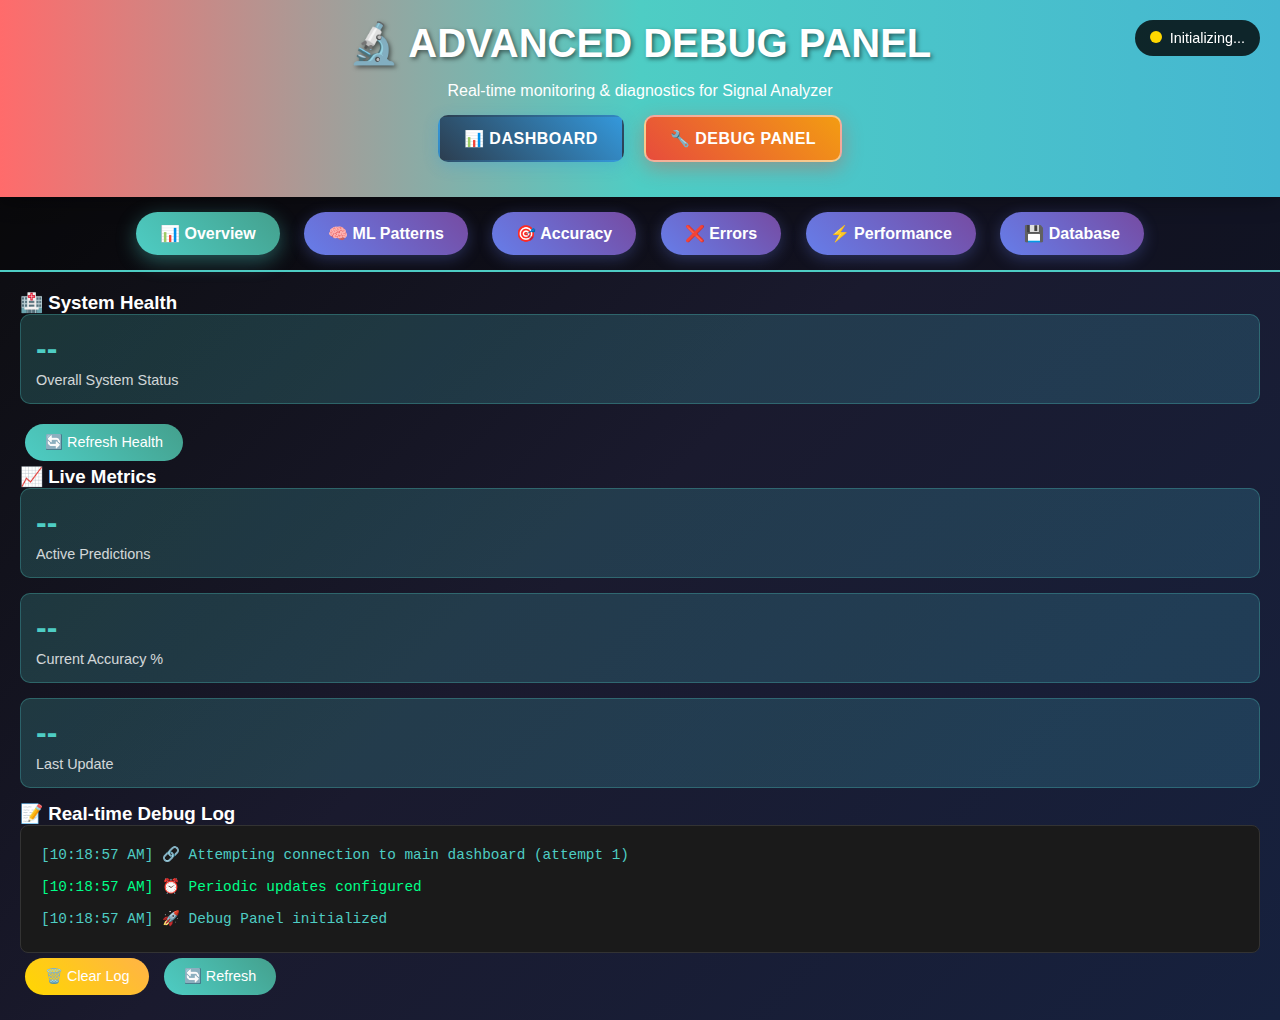
<file: debug-backup.html>
<!DOCTYPE html>
<html lang="en">
<head>
    <meta charset="UTF-8">
    <meta name="viewport" content="width=device-width, initial-scale=1.0">
    <title>🔬 Debug Panel - Signal Analyzer</title>
    <style>
        * {
            margin: 0;
            padding: 0;
            box-sizing: border-box;
        }

        body {
            font-family: 'Segoe UI', Tahoma, Geneva, Verdana, sans-serif;
            background: linear-gradient(135deg, #0a0a0a 0%, #1a1a2e 50%, #16213e 100%);
            color: #ffffff;
            min-height: 100vh;
            overflow-x: hidden;
        }

        .debug-header {
            background: linear-gradient(90deg, #ff6b6b, #4ecdc4, #45b7d1);
            padding: 20px;
            text-align: center;
            box-shadow: 0 4px 20px rgba(0, 0, 0, 0.3);
        }

        .debug-header h1 {
            font-size: 2.5rem;
            margin-bottom: 15px;
            text-shadow: 2px 2px 4px rgba(0, 0, 0, 0.5);
        }

        /* Navigation Menu for Debug Panel */
        .navigation-menu {
            display: flex;
            justify-content: center;
            gap: 20px;
            margin: 15px 0;
            flex-wrap: wrap;
        }

        .nav-link {
            background: linear-gradient(45deg, #2c3e50, #3498db);
            color: white;
            text-decoration: none;
            padding: 12px 24px;
            border-radius: 10px;
            font-size: 1rem;
            font-weight: 600;
            transition: all 0.3s ease;
            box-shadow: 0 4px 15px rgba(52, 152, 219, 0.3);
            text-transform: uppercase;
            letter-spacing: 0.5px;
            min-width: 150px;
            text-align: center;
            border: 2px solid transparent;
        }

        .nav-link:hover {
            background: linear-gradient(45deg, #3498db, #2ecc71);
            transform: translateY(-2px);
            box-shadow: 0 6px 20px rgba(52, 152, 219, 0.4);
            border-color: rgba(255, 255, 255, 0.3);
        }

        .nav-link.active {
            background: linear-gradient(45deg, #e74c3c, #f39c12);
            box-shadow: 0 6px 20px rgba(231, 76, 60, 0.4);
            border-color: rgba(255, 255, 255, 0.5);
        }

        .nav-link.active:hover {
            background: linear-gradient(45deg, #f39c12, #e67e22);
            transform: translateY(-2px);
        }

        .debug-navigation {
            background: rgba(0, 0, 0, 0.3);
            padding: 15px;
            text-align: center;
            border-bottom: 2px solid #4ecdc4;
        }

        .nav-button {
            background: linear-gradient(45deg, #667eea 0%, #764ba2 100%);
            border: none;
            color: white;
            padding: 12px 24px;
            margin: 0 10px;
            border-radius: 25px;
            cursor: pointer;
            font-size: 1rem;
            font-weight: bold;
            transition: all 0.3s ease;
            box-shadow: 0 4px 15px rgba(102, 126, 234, 0.3);
        }

        .nav-button:hover {
            transform: translateY(-3px);
            box-shadow: 0 8px 25px rgba(102, 126, 234, 0.5);
        }

        .nav-button.active {
            background: linear-gradient(45deg, #4ecdc4 0%, #44a08d 100%);
            box-shadow: 0 6px 20px rgba(78, 205, 196, 0.4);
        }

        .debug-container {
            display: flex;
            flex-direction: column;
            gap: 20px;
            padding: 20px;
            max-width: 1400px;
            margin: 0 auto;
        }

        .debug-tabs {
            display: flex;
            justify-content: center;
            gap: 10px;
            margin-bottom: 20px;
            flex-wrap: wrap;
            background: rgba(0, 0, 0, 0.3);
            padding: 15px;
            border-radius: 15px;
            border: 1px solid rgba(78, 205, 196, 0.3);
        }

        .tab-button {
            background: linear-gradient(45deg, #2c3e50, #34495e);
            border: none;
            color: white;
            padding: 12px 20px;
            border-radius: 10px;
            cursor: pointer;
            font-size: 0.9rem;
            font-weight: 600;
            transition: all 0.3s ease;
            border: 2px solid transparent;
            min-width: 100px;
            text-align: center;
        }

        .tab-button:hover {
            background: linear-gradient(45deg, #3498db, #2980b9);
            transform: translateY(-2px);
            border-color: rgba(52, 152, 219, 0.5);
        }

        .tab-button.active {
            background: linear-gradient(45deg, #4ecdc4, #44a08d);
            border-color: rgba(78, 205, 196, 0.8);
            box-shadow: 0 4px 15px rgba(78, 205, 196, 0.3);
        }

        .debug-content {
            background: rgba(255, 255, 255, 0.05);
            border-radius: 15px;
            padding: 25px;
            backdrop-filter: blur(10px);
            border: 1px solid rgba(255, 255, 255, 0.1);
            box-shadow: 0 8px 32px rgba(0, 0, 0, 0.3);
            min-height: 400px;
        }

        .content-section {
            display: none;
        }

        .content-section.active {
            display: block;
            animation: fadeIn 0.3s ease-in-out;
        }

        @keyframes fadeIn {
            from { opacity: 0; transform: translateY(10px); }
            to { opacity: 1; transform: translateY(0); }
        }

        .metric-grid {
            display: grid;
            grid-template-columns: repeat(auto-fit, minmax(250px, 1fr));
            gap: 15px;
            margin: 20px 0;
        }

        .status-indicator {
            display: inline-block;
            width: 12px;
            height: 12px;
            border-radius: 50%;
            margin-right: 8px;
        }

        .status-ok { background: #4ecdc4; }
        .status-warning { background: #ffd700; }
        .status-error { background: #ff6b6b; }

        .debug-log {
            background: #1a1a1a;
            border-radius: 8px;
            padding: 15px;
            font-family: 'Courier New', monospace;
            font-size: 0.9rem;
            max-height: 300px;
            overflow-y: auto;
            border: 1px solid #333;
        }

        .log-entry {
            margin-bottom: 5px;
            padding: 5px;
            border-radius: 3px;
        }

        .log-info { color: #4ecdc4; }
        .log-warning { color: #ffd700; }
        .log-error { color: #ff6b6b; }
        .log-success { color: #00ff88; }

        .metric-card {
            background: linear-gradient(135deg, rgba(78, 205, 196, 0.2), rgba(69, 183, 209, 0.2));
            border-radius: 10px;
            padding: 15px;
            margin-bottom: 15px;
            border: 1px solid rgba(78, 205, 196, 0.3);
        }

        .metric-value {
            font-size: 2rem;
            font-weight: bold;
            color: #4ecdc4;
        }

        .metric-label {
            font-size: 0.9rem;
            opacity: 0.8;
            margin-top: 5px;
        }

        .pattern-table {
            width: 100%;
            border-collapse: collapse;
            margin-top: 15px;
        }

        .pattern-table th,
        .pattern-table td {
            padding: 10px;
            text-align: left;
            border-bottom: 1px solid rgba(255, 255, 255, 0.1);
        }

        .pattern-table th {
            background: rgba(78, 205, 196, 0.2);
            color: #4ecdc4;
            font-weight: bold;
        }

        .action-button {
            background: linear-gradient(45deg, #ff6b6b, #ee5a52);
            border: none;
            color: white;
            padding: 10px 20px;
            border-radius: 20px;
            cursor: pointer;
            font-size: 0.9rem;
            margin: 5px;
            transition: all 0.3s ease;
        }

        .action-button:hover {
            transform: translateY(-2px);
            box-shadow: 0 5px 15px rgba(255, 107, 107, 0.4);
        }

        .refresh-button {
            background: linear-gradient(45deg, #4ecdc4, #44a08d);
        }

        .clear-button {
            background: linear-gradient(45deg, #ffd700, #ffb347);
        }

        .tab-content {
            display: none;
        }

        .tab-content.active {
            display: block;
        }

        .connection-status {
            position: fixed;
            top: 20px;
            right: 20px;
            background: rgba(0, 0, 0, 0.8);
            padding: 10px 15px;
            border-radius: 20px;
            font-size: 0.9rem;
            z-index: 1000;
        }

        @keyframes pulse {
            0% { opacity: 1; }
            50% { opacity: 0.5; }
            100% { opacity: 1; }
        }

        .loading {
            animation: pulse 1.5s infinite;
        }

        /* 📱 MOBILE OPTIMIZATIONS */
        @media (max-width: 768px) {
            .debug-header {
                padding: 15px 10px;
            }

            .debug-header h1 {
                font-size: 1.8rem;
                margin-bottom: 10px;
            }

            .navigation-menu {
                gap: 10px;
                margin: 10px 0;
            }

            .nav-link {
                padding: 8px 16px;
                font-size: 0.9rem;
                border-radius: 8px;
            }

            .debug-container {
                padding: 10px;
            }

            .debug-tabs {
                gap: 5px;
                overflow-x: auto;
                padding-bottom: 5px;
            }

            .tab-button {
                padding: 8px 12px;
                font-size: 0.8rem;
                white-space: nowrap;
                min-width: 80px;
            }

            .debug-content {
                padding: 15px 10px;
            }

            .metric-card {
                padding: 12px;
                margin-bottom: 12px;
            }

            .metric-value {
                font-size: 1.5rem;
            }

            .debug-log {
                padding: 10px;
                font-size: 0.8rem;
                max-height: 200px;
            }

            .pattern-table {
                font-size: 0.8rem;
            }

            .pattern-table th,
            .pattern-table td {
                padding: 6px 4px;
            }
        }

        /* 📱 EXTRA SMALL SCREENS */
        @media (max-width: 480px) {
            .debug-header h1 {
                font-size: 1.5rem;
            }

            .nav-link {
                padding: 6px 12px;
                font-size: 0.8rem;
            }

            .debug-container {
                padding: 5px;
            }

            .tab-button {
                padding: 6px 10px;
                font-size: 0.7rem;
                min-width: 70px;
            }

            .debug-content {
                padding: 10px 5px;
            }

            .metric-card {
                padding: 10px;
            }

            .metric-value {
                font-size: 1.3rem;
            }

            .debug-log {
                padding: 8px;
                font-size: 0.7rem;
                max-height: 150px;
            }

            .pattern-table {
                font-size: 0.7rem;
            }

            .floating-status {
                bottom: 10px;
                right: 10px;
                padding: 8px 12px;
                font-size: 0.8rem;
                border-radius: 15px;
            }
        }
    </style>
</head>
<body>
    <!-- Connection Status -->
    <div class="connection-status" id="connectionStatus">
        <span class="status-indicator status-warning"></span>
        Connecting to main dashboard...
    </div>

    <!-- Header -->
    <div class="debug-header">
        <h1>🔬 ADVANCED DEBUG PANEL</h1>
        <p>Real-time monitoring & diagnostics for Signal Analyzer</p>
        
        <!-- Navigation Menu -->
        <div class="navigation-menu">
            <a href="index.html" class="nav-link">
                📊 DASHBOARD
            </a>
            <a href="debug.html" class="nav-link active">
                🔧 DEBUG PANEL
            </a>
        </div>
    </div>

    <!-- Navigation -->
    <div class="debug-navigation">
        <button class="nav-button active" onclick="showTab('overview')">📊 Overview</button>
        <button class="nav-button" onclick="showTab('ml-patterns')">🧠 ML Patterns</button>
        <button class="nav-button" onclick="showTab('accuracy')">🎯 Accuracy</button>
        <button class="nav-button" onclick="showTab('errors')">❌ Errors</button>
        <button class="nav-button" onclick="showTab('performance')">⚡ Performance</button>
        <button class="nav-button" onclick="showTab('database')">💾 Database</button>
    </div>

    <!-- Tab Content -->
    <div class="debug-container">
        
        <!-- OVERVIEW TAB -->
        <div id="overview" class="tab-content active">
            <div class="debug-panel">
                <h3>🏥 System Health</h3>
                <div class="metric-card">
                    <div class="metric-value" id="systemHealth">--</div>
                    <div class="metric-label">Overall System Status</div>
                </div>
                <div id="healthDetails"></div>
                <button class="action-button refresh-button" onclick="checkSystemHealth()">🔄 Refresh Health</button>
            </div>

            <div class="debug-panel">
                <h3>📈 Live Metrics</h3>
                <div class="metric-card">
                    <div class="metric-value" id="activePredictions">--</div>
                    <div class="metric-label">Active Predictions</div>
                </div>
                <div class="metric-card">
                    <div class="metric-value" id="currentAccuracy">--</div>
                    <div class="metric-label">Current Accuracy %</div>
                </div>
                <div class="metric-card">
                    <div class="metric-value" id="lastUpdate">--</div>
                    <div class="metric-label">Last Update</div>
                </div>
            </div>

            <div class="debug-panel full-width">
                <h3>📝 Real-time Debug Log</h3>
                <div class="debug-log" id="debugLog">
                    <div class="log-entry log-info">🚀 Debug panel initialized...</div>
                </div>
                <button class="action-button clear-button" onclick="clearDebugLog()">🗑️ Clear Log</button>
                <button class="action-button refresh-button" onclick="refreshDebugLog()">🔄 Refresh</button>
            </div>
        </div>

        <!-- ML PATTERNS TAB -->
        <div id="ml-patterns" class="tab-content">
            <div class="debug-panel full-width">
                <h3>🧠 Machine Learning Patterns</h3>
                <div class="metric-card">
                    <div class="metric-value" id="learnedPatterns">--</div>
                    <div class="metric-label">Learned Patterns</div>
                </div>
                <div class="metric-card">
                    <div class="metric-value" id="patternAccuracy">--</div>
                    <div class="metric-label">Pattern Success Rate</div>
                </div>
                
                <table class="pattern-table" id="patternsTable">
                    <thead>
                        <tr>
                            <th>Pattern Key</th>
                            <th>Success Count</th>
                            <th>Failure Count</th>
                            <th>Success Rate</th>
                            <th>Last Used</th>
                        </tr>
                    </thead>
                    <tbody id="patternsTableBody">
                        <tr><td colspan="5">Loading patterns...</td></tr>
                    </tbody>
                </table>
                
                <button class="action-button refresh-button" onclick="refreshMLPatterns()">🔄 Refresh Patterns</button>
                <button class="action-button clear-button" onclick="clearMLDatabase()">🗑️ Clear ML Database</button>
            </div>
        </div>

        <!-- ACCURACY TAB -->
        <div id="accuracy" class="tab-content">
            <div class="debug-panel">
                <h3>🎯 Accuracy Tracking</h3>
                <div id="accuracyMetrics"></div>
                <button class="action-button refresh-button" onclick="refreshAccuracy()">🔄 Refresh</button>
            </div>

            <div class="debug-panel">
                <h3>📊 Timeframe Performance</h3>
                <div id="timeframePerformance"></div>
            </div>
        </div>

        <!-- ERRORS TAB -->
        <div id="errors" class="tab-content">
            <div class="debug-panel full-width">
                <h3>❌ Error Monitoring</h3>
                <div class="debug-log" id="errorLog">
                    <div class="log-entry log-info">No errors detected</div>
                </div>
                <button class="action-button clear-button" onclick="clearErrorLog()">🗑️ Clear Errors</button>
            </div>
        </div>

        <!-- PERFORMANCE TAB -->
        <div id="performance" class="tab-content">
            <div class="debug-panel">
                <h3>⚡ Performance Metrics</h3>
                <div id="performanceMetrics"></div>
            </div>

            <div class="debug-panel">
                <h3>📈 API Response Times</h3>
                <div id="apiTimes"></div>
            </div>
        </div>

        <!-- DATABASE TAB -->
        <div id="database" class="tab-content">
            <div class="debug-panel full-width">
                <h3>💾 LocalStorage Database</h3>
                <div id="databaseInfo"></div>
                <button class="action-button refresh-button" onclick="refreshDatabase()">🔄 Refresh Database</button>
                <button class="action-button clear-button" onclick="clearAllData()">🗑️ Clear All Data</button>
                <button class="action-button" onclick="exportData()">📤 Export Data</button>
                <button class="action-button" onclick="importData()">📥 Import Data</button>
            </div>
        </div>
    </div>

    <!-- JavaScript -->
    <script src="js/ml-accuracy-enhancer.js"></script>
    <script src="js/debug-panel-core.js"></script>
    <script>
        // Initialize debug panel
        document.addEventListener('DOMContentLoaded', function() {
            console.log('🔬 Debug Panel started');
            
            // Initialize debug panel with ML support
            window.debugPanel = new DebugPanel();
            
            console.log('✅ Debug Panel initialized with ML support');
        });
    </script>
</body>
</html>
</file>
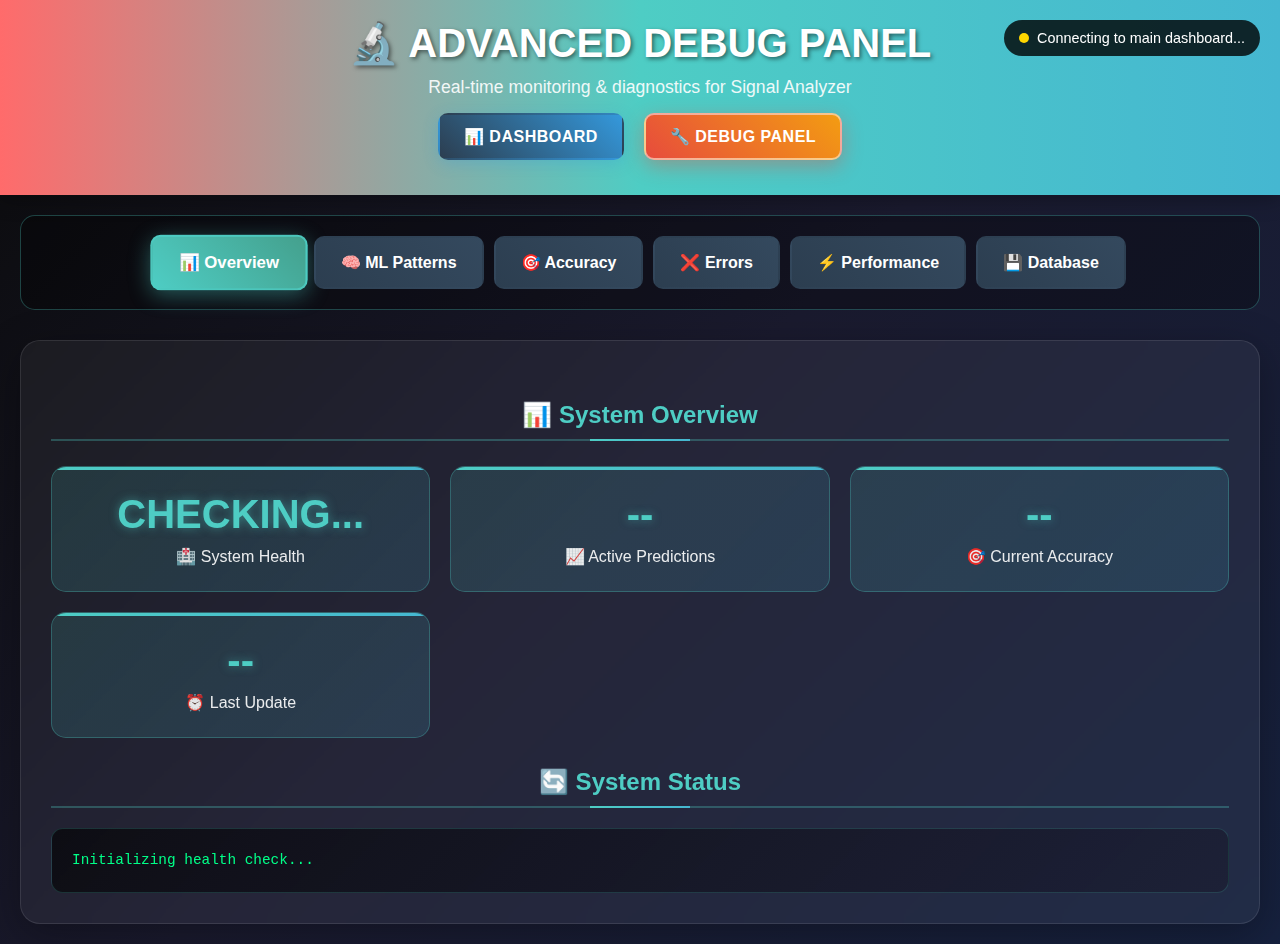
<file: debug-new.html>
<!DOCTYPE html>
<html lang="en">
<head>
    <meta charset="UTF-8">
    <meta name="viewport" content="width=device-width, initial-scale=1.0">
    <title>🔬 Debug Panel - Signal Analyzer</title>
    <style>
        * {
            margin: 0;
            padding: 0;
            box-sizing: border-box;
        }

        body {
            font-family: 'Segoe UI', Tahoma, Geneva, Verdana, sans-serif;
            background: linear-gradient(135deg, #0a0a0a 0%, #1a1a2e 50%, #16213e 100%);
            color: #ffffff;
            min-height: 100vh;
            overflow-x: hidden;
        }

        /* Header */
        .debug-header {
            background: linear-gradient(90deg, #ff6b6b, #4ecdc4, #45b7d1);
            padding: 20px;
            text-align: center;
            box-shadow: 0 4px 20px rgba(0, 0, 0, 0.3);
        }

        .debug-header h1 {
            font-size: 2.5rem;
            margin-bottom: 10px;
            text-shadow: 2px 2px 4px rgba(0, 0, 0, 0.5);
        }

        .debug-header p {
            font-size: 1.1rem;
            opacity: 0.9;
            margin-bottom: 15px;
        }

        /* Navigation Menu */
        .navigation-menu {
            display: flex;
            justify-content: center;
            gap: 20px;
            margin: 15px 0;
            flex-wrap: wrap;
        }

        .nav-link {
            background: linear-gradient(45deg, #2c3e50, #3498db);
            color: white;
            text-decoration: none;
            padding: 12px 24px;
            border-radius: 10px;
            font-size: 1rem;
            font-weight: 600;
            transition: all 0.3s ease;
            box-shadow: 0 4px 15px rgba(52, 152, 219, 0.3);
            text-transform: uppercase;
            letter-spacing: 0.5px;
            min-width: 150px;
            text-align: center;
            border: 2px solid transparent;
        }

        .nav-link:hover {
            background: linear-gradient(45deg, #3498db, #2ecc71);
            transform: translateY(-2px);
            box-shadow: 0 6px 20px rgba(52, 152, 219, 0.4);
            border-color: rgba(255, 255, 255, 0.3);
        }

        .nav-link.active {
            background: linear-gradient(45deg, #e74c3c, #f39c12);
            box-shadow: 0 6px 20px rgba(231, 76, 60, 0.4);
            border-color: rgba(255, 255, 255, 0.5);
        }

        /* Connection Status */
        .connection-status {
            position: fixed;
            top: 20px;
            right: 20px;
            background: rgba(0, 0, 0, 0.8);
            padding: 10px 15px;
            border-radius: 20px;
            font-size: 0.9rem;
            z-index: 1000;
            display: flex;
            align-items: center;
            gap: 8px;
        }

        .status-indicator {
            width: 10px;
            height: 10px;
            border-radius: 50%;
            background: #ffd700;
            animation: pulse 2s infinite;
        }

        .status-ok { background: #4ecdc4; }
        .status-error { background: #ff6b6b; }

        /* Main Container */
        .debug-container {
            max-width: 1400px;
            margin: 0 auto;
            padding: 20px;
        }

        /* Tabs */
        .debug-tabs {
            display: flex;
            justify-content: center;
            gap: 10px;
            margin-bottom: 30px;
            flex-wrap: wrap;
            background: rgba(0, 0, 0, 0.3);
            padding: 20px;
            border-radius: 15px;
            border: 1px solid rgba(78, 205, 196, 0.3);
        }

        .tab-button {
            background: linear-gradient(45deg, #2c3e50, #34495e);
            border: none;
            color: white;
            padding: 15px 25px;
            border-radius: 10px;
            cursor: pointer;
            font-size: 1rem;
            font-weight: 600;
            transition: all 0.3s ease;
            border: 2px solid transparent;
            min-width: 120px;
            text-align: center;
            position: relative;
            overflow: hidden;
        }

        .tab-button::before {
            content: '';
            position: absolute;
            top: 0;
            left: -100%;
            width: 100%;
            height: 100%;
            background: linear-gradient(90deg, transparent, rgba(255,255,255,0.2), transparent);
            transition: left 0.5s;
        }

        .tab-button:hover::before {
            left: 100%;
        }

        .tab-button:hover {
            background: linear-gradient(45deg, #3498db, #2980b9);
            transform: translateY(-2px);
            border-color: rgba(52, 152, 219, 0.5);
            box-shadow: 0 5px 15px rgba(52, 152, 219, 0.3);
        }

        .tab-button.active {
            background: linear-gradient(45deg, #4ecdc4, #44a08d);
            border-color: rgba(78, 205, 196, 0.8);
            box-shadow: 0 5px 20px rgba(78, 205, 196, 0.4);
            transform: scale(1.05);
        }

        /* Content */
        .debug-content {
            background: rgba(255, 255, 255, 0.05);
            border-radius: 20px;
            padding: 30px;
            backdrop-filter: blur(10px);
            border: 1px solid rgba(255, 255, 255, 0.1);
            box-shadow: 0 10px 40px rgba(0, 0, 0, 0.3);
            min-height: 500px;
        }

        .content-section {
            display: none;
        }

        .content-section.active {
            display: block;
            animation: fadeIn 0.4s ease-in-out;
        }

        @keyframes fadeIn {
            from { opacity: 0; transform: translateY(20px); }
            to { opacity: 1; transform: translateY(0); }
        }

        @keyframes pulse {
            0% { opacity: 1; }
            50% { opacity: 0.5; }
            100% { opacity: 1; }
        }

        /* Metric Cards */
        .metric-grid {
            display: grid;
            grid-template-columns: repeat(auto-fit, minmax(280px, 1fr));
            gap: 20px;
            margin: 25px 0;
        }

        .metric-card {
            background: linear-gradient(135deg, rgba(78, 205, 196, 0.15), rgba(69, 183, 209, 0.15));
            border-radius: 15px;
            padding: 25px;
            text-align: center;
            border: 1px solid rgba(78, 205, 196, 0.3);
            transition: all 0.3s ease;
            position: relative;
            overflow: hidden;
        }

        .metric-card::before {
            content: '';
            position: absolute;
            top: 0;
            left: 0;
            right: 0;
            height: 3px;
            background: linear-gradient(90deg, #4ecdc4, #45b7d1);
        }

        .metric-card:hover {
            transform: translateY(-5px);
            box-shadow: 0 10px 25px rgba(78, 205, 196, 0.2);
            border-color: rgba(78, 205, 196, 0.6);
        }

        .metric-value {
            font-size: 2.5rem;
            font-weight: bold;
            color: #4ecdc4;
            margin-bottom: 10px;
            text-shadow: 0 0 10px rgba(78, 205, 196, 0.5);
        }

        .metric-label {
            font-size: 1rem;
            opacity: 0.9;
            color: #ffffff;
            font-weight: 500;
        }

        /* Debug Log */
        .debug-log {
            background: linear-gradient(135deg, rgba(0, 0, 0, 0.6), rgba(26, 26, 46, 0.6));
            border-radius: 12px;
            padding: 20px;
            font-family: 'Courier New', monospace;
            font-size: 0.9rem;
            max-height: 350px;
            overflow-y: auto;
            border: 1px solid rgba(78, 205, 196, 0.2);
            color: #00ff88;
            line-height: 1.6;
        }

        .debug-log::-webkit-scrollbar {
            width: 8px;
        }

        .debug-log::-webkit-scrollbar-track {
            background: rgba(0, 0, 0, 0.3);
            border-radius: 4px;
        }

        .debug-log::-webkit-scrollbar-thumb {
            background: rgba(78, 205, 196, 0.5);
            border-radius: 4px;
        }

        .debug-log::-webkit-scrollbar-thumb:hover {
            background: rgba(78, 205, 196, 0.7);
        }

        .log-entry {
            margin-bottom: 8px;
            padding: 8px;
            border-radius: 5px;
            border-left: 3px solid transparent;
        }

        .log-info { 
            color: #4ecdc4; 
            border-left-color: #4ecdc4;
            background: rgba(78, 205, 196, 0.1);
        }
        .log-warning { 
            color: #ffd700; 
            border-left-color: #ffd700;
            background: rgba(255, 215, 0, 0.1);
        }
        .log-error { 
            color: #ff6b6b; 
            border-left-color: #ff6b6b;
            background: rgba(255, 107, 107, 0.1);
        }
        .log-success { 
            color: #00ff88; 
            border-left-color: #00ff88;
            background: rgba(0, 255, 136, 0.1);
        }

        /* Section Headers */
        .section-header {
            color: #4ecdc4;
            margin: 30px 0 20px 0;
            font-size: 1.5rem;
            text-align: center;
            border-bottom: 2px solid rgba(78, 205, 196, 0.3);
            padding-bottom: 10px;
            position: relative;
        }

        .section-header::before {
            content: '';
            position: absolute;
            bottom: -2px;
            left: 50%;
            transform: translateX(-50%);
            width: 100px;
            height: 2px;
            background: linear-gradient(90deg, #4ecdc4, #45b7d1);
        }

        /* Mobile Optimizations */
        @media (max-width: 768px) {
            .debug-header {
                padding: 15px 10px;
            }

            .debug-header h1 {
                font-size: 1.8rem;
            }

            .navigation-menu {
                gap: 10px;
                margin: 10px 0;
            }

            .nav-link {
                padding: 8px 16px;
                font-size: 0.9rem;
                min-width: 120px;
            }

            .debug-container {
                padding: 10px;
            }

            .debug-tabs {
                gap: 5px;
                overflow-x: auto;
                padding: 15px 10px;
                padding-bottom: 20px;
            }

            .tab-button {
                padding: 10px 15px;
                font-size: 0.9rem;
                min-width: 100px;
                white-space: nowrap;
            }

            .debug-content {
                padding: 20px 15px;
            }

            .metric-grid {
                grid-template-columns: repeat(auto-fit, minmax(250px, 1fr));
                gap: 15px;
            }

            .metric-card {
                padding: 20px;
            }

            .metric-value {
                font-size: 2rem;
            }

            .debug-log {
                padding: 15px;
                font-size: 0.8rem;
                max-height: 250px;
            }
        }

        @media (max-width: 480px) {
            .debug-header h1 {
                font-size: 1.5rem;
            }

            .nav-link {
                padding: 6px 12px;
                font-size: 0.8rem;
                min-width: 100px;
            }

            .debug-container {
                padding: 5px;
            }

            .tab-button {
                padding: 8px 12px;
                font-size: 0.8rem;
                min-width: 80px;
            }

            .debug-content {
                padding: 15px 10px;
            }

            .metric-grid {
                grid-template-columns: 1fr;
                gap: 12px;
            }

            .metric-card {
                padding: 15px;
            }

            .metric-value {
                font-size: 1.8rem;
            }

            .debug-log {
                padding: 12px;
                font-size: 0.75rem;
                max-height: 200px;
            }

            .connection-status {
                top: 10px;
                right: 10px;
                padding: 8px 12px;
                font-size: 0.8rem;
            }
        }
    </style>
</head>
<body>
    <!-- Connection Status -->
    <div class="connection-status" id="connectionStatus">
        <span class="status-indicator"></span>
        Connecting to main dashboard...
    </div>

    <!-- Header -->
    <div class="debug-header">
        <h1>🔬 ADVANCED DEBUG PANEL</h1>
        <p>Real-time monitoring & diagnostics for Signal Analyzer</p>
        
        <!-- Navigation Menu -->
        <div class="navigation-menu">
            <a href="index.html" class="nav-link">
                📊 DASHBOARD
            </a>
            <a href="debug.html" class="nav-link active">
                🔧 DEBUG PANEL
            </a>
        </div>
    </div>

    <!-- Main Debug Container -->
    <div class="debug-container">
        
        <!-- Tab Navigation -->
        <div class="debug-tabs">
            <button class="tab-button active" onclick="showTab('overview')">📊 Overview</button>
            <button class="tab-button" onclick="showTab('ml-patterns')">🧠 ML Patterns</button>
            <button class="tab-button" onclick="showTab('accuracy')">🎯 Accuracy</button>
            <button class="tab-button" onclick="showTab('errors')">❌ Errors</button>
            <button class="tab-button" onclick="showTab('performance')">⚡ Performance</button>
            <button class="tab-button" onclick="showTab('database')">💾 Database</button>
        </div>

        <!-- Tab Content Container -->
        <div class="debug-content">
        
            <!-- OVERVIEW TAB -->
            <div id="overview" class="content-section active">
                <h2 class="section-header">📊 System Overview</h2>
                
                <div class="metric-grid">
                    <div class="metric-card">
                        <div class="metric-value" id="systemHealth">CHECKING...</div>
                        <div class="metric-label">🏥 System Health</div>
                    </div>
                    <div class="metric-card">
                        <div class="metric-value" id="activePredictions">--</div>
                        <div class="metric-label">📈 Active Predictions</div>
                    </div>
                    <div class="metric-card">
                        <div class="metric-value" id="currentAccuracy">--</div>
                        <div class="metric-label">🎯 Current Accuracy</div>
                    </div>
                    <div class="metric-card">
                        <div class="metric-value" id="lastUpdate">--</div>
                        <div class="metric-label">⏰ Last Update</div>
                    </div>
                </div>
                
                <h3 class="section-header">🔄 System Status</h3>
                <div id="healthDetails" class="debug-log">Initializing health check...</div>
            </div>

            <!-- ML PATTERNS TAB -->
            <div id="ml-patterns" class="content-section">
                <h2 class="section-header">🧠 ML Pattern Analysis</h2>
                
                <div class="metric-grid">
                    <div class="metric-card">
                        <div class="metric-value" id="learnedPatterns">--</div>
                        <div class="metric-label">📚 Learned Patterns</div>
                    </div>
                    <div class="metric-card">
                        <div class="metric-value" id="successRate">--</div>
                        <div class="metric-label">✅ Success Rate</div>
                    </div>
                    <div class="metric-card">
                        <div class="metric-value" id="mlAccuracy">--</div>
                        <div class="metric-label">🎯 ML Accuracy</div>
                    </div>
                </div>
                
                <h3 class="section-header">📊 Pattern Database</h3>
                <div class="debug-log" id="patternLog">Loading ML patterns...</div>
            </div>

            <!-- ACCURACY TAB -->
            <div id="accuracy" class="content-section">
                <h2 class="section-header">🎯 Accuracy Metrics</h2>
                
                <div class="metric-grid">
                    <div class="metric-card">
                        <div class="metric-value" id="overallAccuracy">--</div>
                        <div class="metric-label">📊 Overall Accuracy</div>
                    </div>
                    <div class="metric-card">
                        <div class="metric-value" id="todayAccuracy">--</div>
                        <div class="metric-label">📅 Today's Accuracy</div>
                    </div>
                    <div class="metric-card">
                        <div class="metric-value" id="bestTimeframe">--</div>
                        <div class="metric-label">🏆 Best Timeframe</div>
                    </div>
                </div>
                
                <h3 class="section-header">📈 Accuracy Breakdown</h3>
                <div class="debug-log" id="accuracyLog">Loading accuracy data...</div>
            </div>

            <!-- ERRORS TAB -->
            <div id="errors" class="content-section">
                <h2 class="section-header">❌ Error Monitor</h2>
                
                <div class="metric-grid">
                    <div class="metric-card">
                        <div class="metric-value" id="errorCount">--</div>
                        <div class="metric-label">🚨 Total Errors</div>
                    </div>
                    <div class="metric-card">
                        <div class="metric-value" id="criticalErrors">--</div>
                        <div class="metric-label">💥 Critical Errors</div>
                    </div>
                    <div class="metric-card">
                        <div class="metric-value" id="lastError">--</div>
                        <div class="metric-label">🕒 Last Error Time</div>
                    </div>
                </div>
                
                <h3 class="section-header">📋 Error Log</h3>
                <div class="debug-log" id="errorLog">No errors to display</div>
            </div>

            <!-- PERFORMANCE TAB -->
            <div id="performance" class="content-section">
                <h2 class="section-header">⚡ Performance Monitor</h2>
                
                <div class="metric-grid">
                    <div class="metric-card">
                        <div class="metric-value" id="apiResponseTime">--</div>
                        <div class="metric-label">⚡ API Response</div>
                    </div>
                    <div class="metric-card">
                        <div class="metric-value" id="memoryUsage">--</div>
                        <div class="metric-label">💾 Memory Usage</div>
                    </div>
                    <div class="metric-card">
                        <div class="metric-value" id="cpuUsage">--</div>
                        <div class="metric-label">🖥️ CPU Usage</div>
                    </div>
                </div>
                
                <h3 class="section-header">📊 Performance Log</h3>
                <div class="debug-log" id="performanceLog">Monitoring performance...</div>
            </div>

            <!-- DATABASE TAB -->
            <div id="database" class="content-section">
                <h2 class="section-header">💾 Database Status</h2>
                
                <div class="metric-grid">
                    <div class="metric-card">
                        <div class="metric-value" id="dbSize">--</div>
                        <div class="metric-label">📊 Database Size</div>
                    </div>
                    <div class="metric-card">
                        <div class="metric-value" id="dbRecords">--</div>
                        <div class="metric-label">📝 Total Records</div>
                    </div>
                    <div class="metric-card">
                        <div class="metric-value" id="dbHealth">--</div>
                        <div class="metric-label">🏥 DB Health</div>
                    </div>
                </div>
                
                <h3 class="section-header">🗄️ Database Log</h3>
                <div class="debug-log" id="databaseLog">Checking database status...</div>
            </div>
            
        </div>
    </div>

    <!-- Scripts -->
    <script src="js/ml-accuracy-enhancer.js"></script>
    <script src="js/debug-panel-core.js"></script>
    <script>
        // Tab switching function
        function showTab(tabName) {
            // Hide all content sections
            const sections = document.querySelectorAll('.content-section');
            sections.forEach(section => {
                section.classList.remove('active');
            });
            
            // Remove active class from all tab buttons
            const buttons = document.querySelectorAll('.tab-button');
            buttons.forEach(button => {
                button.classList.remove('active');
            });
            
            // Show selected content section
            const selectedSection = document.getElementById(tabName);
            if (selectedSection) {
                selectedSection.classList.add('active');
            }
            
            // Add active class to clicked button
            const clickedButton = event.target;
            clickedButton.classList.add('active');
            
            console.log(`🔧 Debug tab switched to: ${tabName}`);
        }
        
        // Initialize debug panel
        document.addEventListener('DOMContentLoaded', function() {
            console.log('🔬 Debug Panel initialized');
            
            // Set connection status
            setTimeout(() => {
                const status = document.getElementById('connectionStatus');
                const indicator = status.querySelector('.status-indicator');
                status.innerHTML = '<span class="status-indicator status-ok"></span>Connected via localStorage bridge';
            }, 2000);
        });
    </script>
</body>
</html>
</file>
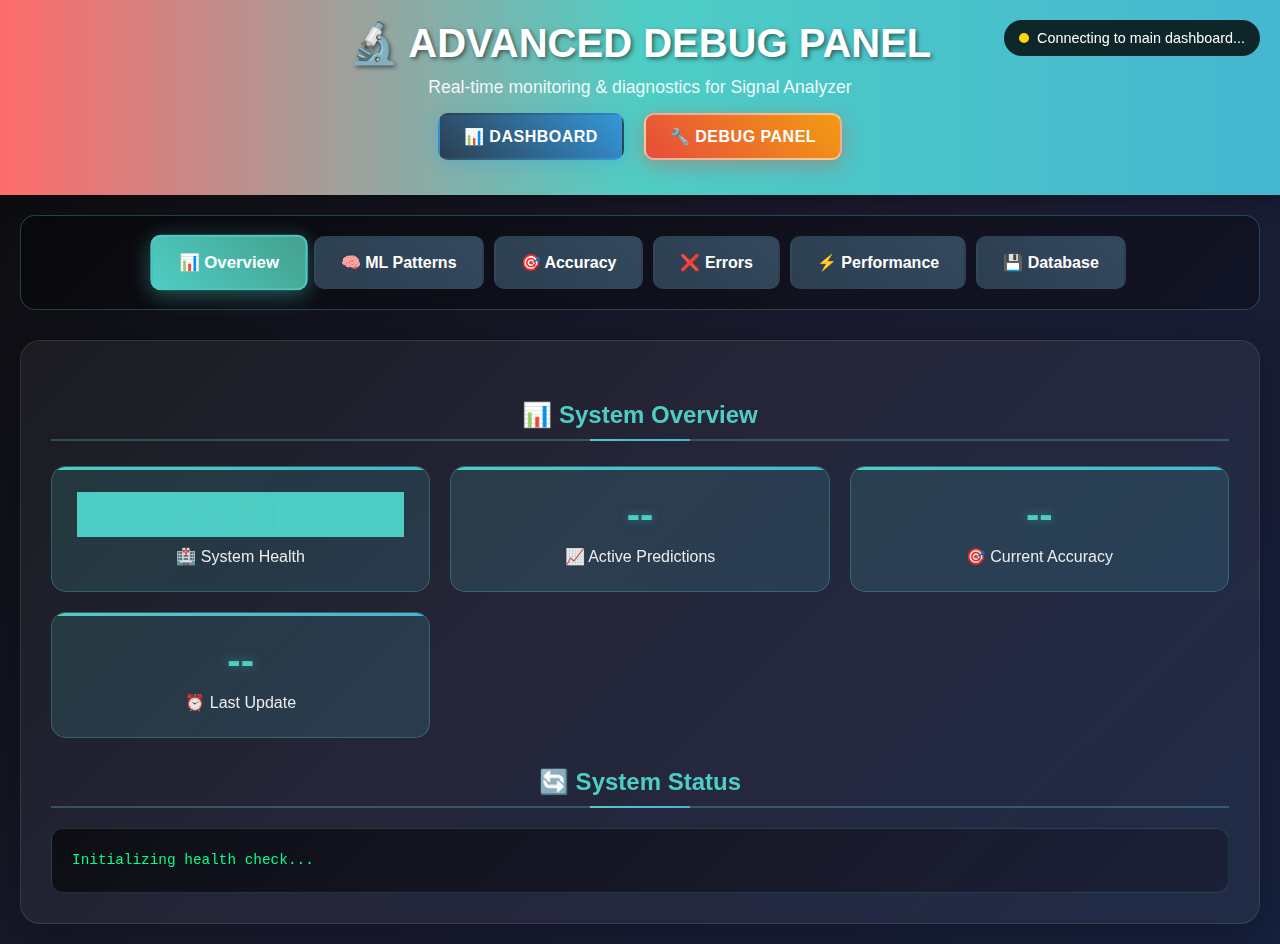
<file: debug.html>
<!DOCTYPE html>
<html lang="en">
<head>
    <meta charset="UTF-8">
    <meta name="viewport" content="width=device-width, initial-scale=1.0">
    <title>🔬 Debug Panel - Signal Analyzer</title>
    <style>
        * {
            margin: 0;
            padding: 0;
            box-sizing: border-box;
        }

        body {
            font-family: 'Segoe UI', Tahoma, Geneva, Verdana, sans-serif;
            background: linear-gradient(135deg, #0a0a0a 0%, #1a1a2e 50%, #16213e 100%);
            color: #ffffff;
            min-height: 100vh;
            overflow-x: hidden;
        }

        /* Header */
        .debug-header {
            background: linear-gradient(90deg, #ff6b6b, #4ecdc4, #45b7d1);
            padding: 20px;
            text-align: center;
            box-shadow: 0 4px 20px rgba(0, 0, 0, 0.3);
        }

        .debug-header h1 {
            font-size: 2.5rem;
            margin-bottom: 10px;
            text-shadow: 2px 2px 4px rgba(0, 0, 0, 0.5);
        }

        .debug-header p {
            font-size: 1.1rem;
            opacity: 0.9;
            margin-bottom: 15px;
        }

        /* Navigation Menu */
        .navigation-menu {
            display: flex;
            justify-content: center;
            gap: 20px;
            margin: 15px 0;
            flex-wrap: wrap;
        }

        .nav-link {
            background: linear-gradient(45deg, #2c3e50, #3498db);
            color: white;
            text-decoration: none;
            padding: 12px 24px;
            border-radius: 10px;
            font-size: 1rem;
            font-weight: 600;
            transition: all 0.3s ease;
            box-shadow: 0 4px 15px rgba(52, 152, 219, 0.3);
            text-transform: uppercase;
            letter-spacing: 0.5px;
            min-width: 150px;
            text-align: center;
            border: 2px solid transparent;
        }

        .nav-link:hover {
            background: linear-gradient(45deg, #3498db, #2ecc71);
            transform: translateY(-2px);
            box-shadow: 0 6px 20px rgba(52, 152, 219, 0.4);
            border-color: rgba(255, 255, 255, 0.3);
        }

        .nav-link.active {
            background: linear-gradient(45deg, #e74c3c, #f39c12);
            box-shadow: 0 6px 20px rgba(231, 76, 60, 0.4);
            border-color: rgba(255, 255, 255, 0.5);
        }

        /* Connection Status */
        .connection-status {
            position: fixed;
            top: 20px;
            right: 20px;
            background: rgba(0, 0, 0, 0.8);
            padding: 10px 15px;
            border-radius: 20px;
            font-size: 0.9rem;
            z-index: 1000;
            display: flex;
            align-items: center;
            gap: 8px;
        }

        .status-indicator {
            width: 10px;
            height: 10px;
            border-radius: 50%;
            background: #ffd700;
            animation: pulse 2s infinite;
        }

        .status-ok { background: #4ecdc4; }
        .status-error { background: #ff6b6b; }

        /* Main Container */
        .debug-container {
            max-width: 1400px;
            margin: 0 auto;
            padding: 20px;
        }

        /* Tabs */
        .debug-tabs {
            display: flex;
            justify-content: center;
            gap: 10px;
            margin-bottom: 30px;
            flex-wrap: wrap;
            background: rgba(0, 0, 0, 0.3);
            padding: 20px;
            border-radius: 15px;
            border: 1px solid rgba(78, 205, 196, 0.3);
        }

        .tab-button {
            background: linear-gradient(45deg, #2c3e50, #34495e);
            border: none;
            color: white;
            padding: 15px 25px;
            border-radius: 10px;
            cursor: pointer;
            font-size: 1rem;
            font-weight: 600;
            transition: all 0.3s ease;
            border: 2px solid transparent;
            min-width: 120px;
            text-align: center;
            position: relative;
            overflow: hidden;
        }

        .tab-button::before {
            content: '';
            position: absolute;
            top: 0;
            left: -100%;
            width: 100%;
            height: 100%;
            background: linear-gradient(90deg, transparent, rgba(255,255,255,0.2), transparent);
            transition: left 0.5s;
        }

        .tab-button:hover::before {
            left: 100%;
        }

        .tab-button:hover {
            background: linear-gradient(45deg, #3498db, #2980b9);
            transform: translateY(-2px);
            border-color: rgba(52, 152, 219, 0.5);
            box-shadow: 0 5px 15px rgba(52, 152, 219, 0.3);
        }

        .tab-button.active {
            background: linear-gradient(45deg, #4ecdc4, #44a08d);
            border-color: rgba(78, 205, 196, 0.8);
            box-shadow: 0 5px 20px rgba(78, 205, 196, 0.4);
            transform: scale(1.05);
        }

        /* Content */
        .debug-content {
            background: rgba(255, 255, 255, 0.05);
            border-radius: 20px;
            padding: 30px;
            -webkit-backdrop-filter: blur(10px);
            backdrop-filter: blur(10px);
            border: 1px solid rgba(255, 255, 255, 0.1);
            box-shadow: 0 10px 40px rgba(0, 0, 0, 0.3);
            min-height: 500px;
        }

        .content-section {
            display: none;
        }

        .content-section.active {
            display: block;
            animation: fadeIn 0.4s ease-in-out;
        }

        @keyframes fadeIn {
            from { opacity: 0; transform: translateY(20px); }
            to { opacity: 1; transform: translateY(0); }
        }

        @keyframes pulse {
            0% { opacity: 1; }
            50% { opacity: 0.5; }
            100% { opacity: 1; }
        }

        /* Metric Cards */
        .metric-grid {
            display: grid;
            grid-template-columns: repeat(auto-fit, minmax(280px, 1fr));
            gap: 20px;
            margin: 25px 0;
        }

        .metric-card {
            background: linear-gradient(135deg, rgba(78, 205, 196, 0.15), rgba(69, 183, 209, 0.15));
            border-radius: 15px;
            padding: 25px;
            text-align: center;
            border: 1px solid rgba(78, 205, 196, 0.3);
            transition: all 0.3s ease;
            position: relative;
            overflow: hidden;
        }

        .metric-card::before {
            content: '';
            position: absolute;
            top: 0;
            left: 0;
            right: 0;
            height: 3px;
            background: linear-gradient(90deg, #4ecdc4, #45b7d1);
        }

        .metric-card:hover {
            transform: translateY(-5px);
            box-shadow: 0 10px 25px rgba(78, 205, 196, 0.2);
            border-color: rgba(78, 205, 196, 0.6);
        }

        .metric-value {
            font-size: 2.5rem;
            font-weight: bold;
            color: #4ecdc4;
            margin-bottom: 10px;
            text-shadow: 0 0 10px rgba(78, 205, 196, 0.5);
        }

        .metric-label {
            font-size: 1rem;
            opacity: 0.9;
            color: #ffffff;
            font-weight: 500;
        }

        /* Debug Log */
        .debug-log {
            background: linear-gradient(135deg, rgba(0, 0, 0, 0.6), rgba(26, 26, 46, 0.6));
            border-radius: 12px;
            padding: 20px;
            font-family: 'Courier New', monospace;
            font-size: 0.9rem;
            max-height: 350px;
            overflow-y: auto;
            border: 1px solid rgba(78, 205, 196, 0.2);
            color: #00ff88;
            line-height: 1.6;
        }

        .debug-log::-webkit-scrollbar {
            width: 8px;
        }

        .debug-log::-webkit-scrollbar-track {
            background: rgba(0, 0, 0, 0.3);
            border-radius: 4px;
        }

        .debug-log::-webkit-scrollbar-thumb {
            background: rgba(78, 205, 196, 0.5);
            border-radius: 4px;
        }

        .debug-log::-webkit-scrollbar-thumb:hover {
            background: rgba(78, 205, 196, 0.7);
        }

        .log-entry {
            margin-bottom: 8px;
            padding: 8px;
            border-radius: 5px;
            border-left: 3px solid transparent;
        }

        .log-info { 
            color: #4ecdc4; 
            border-left-color: #4ecdc4;
            background: rgba(78, 205, 196, 0.1);
        }
        .log-warning { 
            color: #ffd700; 
            border-left-color: #ffd700;
            background: rgba(255, 215, 0, 0.1);
        }
        .log-error { 
            color: #ff6b6b; 
            border-left-color: #ff6b6b;
            background: rgba(255, 107, 107, 0.1);
        }
        .log-success { 
            color: #00ff88; 
            border-left-color: #00ff88;
            background: rgba(0, 255, 136, 0.1);
        }

        /* Section Headers */
        .section-header {
            color: #4ecdc4;
            margin: 30px 0 20px 0;
            font-size: 1.5rem;
            text-align: center;
            border-bottom: 2px solid rgba(78, 205, 196, 0.3);
            padding-bottom: 10px;
            position: relative;
        }

        .section-header::before {
            content: '';
            position: absolute;
            bottom: -2px;
            left: 50%;
            transform: translateX(-50%);
            width: 100px;
            height: 2px;
            background: linear-gradient(90deg, #4ecdc4, #45b7d1);
        }

        /* Mobile Optimizations */
        @media (max-width: 768px) {
            .debug-header {
                padding: 15px 10px;
            }

            .debug-header h1 {
                font-size: 1.8rem;
            }

            .navigation-menu {
                gap: 10px;
                margin: 10px 0;
            }

            .nav-link {
                padding: 8px 16px;
                font-size: 0.9rem;
                min-width: 120px;
            }

            .debug-container {
                padding: 10px;
            }

            .debug-tabs {
                gap: 5px;
                overflow-x: auto;
                padding: 15px 10px;
                padding-bottom: 20px;
            }

            .tab-button {
                padding: 10px 15px;
                font-size: 0.9rem;
                min-width: 100px;
                white-space: nowrap;
            }

            .debug-content {
                padding: 20px 15px;
            }

            .metric-grid {
                grid-template-columns: repeat(auto-fit, minmax(250px, 1fr));
                gap: 15px;
            }

            .metric-card {
                padding: 20px;
            }

            .metric-value {
                font-size: 2rem;
            }

            .debug-log {
                padding: 15px;
                font-size: 0.8rem;
                max-height: 250px;
            }
        }

        @media (max-width: 480px) {
            .debug-header h1 {
                font-size: 1.5rem;
            }

            .nav-link {
                padding: 6px 12px;
                font-size: 0.8rem;
                min-width: 100px;
            }

            .debug-container {
                padding: 5px;
            }

            .tab-button {
                padding: 8px 12px;
                font-size: 0.8rem;
                min-width: 80px;
            }

            .debug-content {
                padding: 15px 10px;
            }

            .metric-grid {
                grid-template-columns: 1fr;
                gap: 12px;
            }

            .metric-card {
                padding: 15px;
            }

            .metric-value {
                font-size: 1.8rem;
            }

            .debug-log {
                padding: 12px;
                font-size: 0.75rem;
                max-height: 200px;
            }

            .connection-status {
                top: 10px;
                right: 10px;
                padding: 8px 12px;
                font-size: 0.8rem;
            }
        }
    </style>
</head>
<body>
    <!-- Connection Status -->
    <div class="connection-status" id="connectionStatus">
        <span class="status-indicator"></span>
        Connecting to main dashboard...
    </div>

    <!-- Header -->
    <div class="debug-header">
        <h1>🔬 ADVANCED DEBUG PANEL</h1>
        <p>Real-time monitoring & diagnostics for Signal Analyzer</p>
        
        <!-- Navigation Menu -->
        <div class="navigation-menu">
            <a href="index.html" class="nav-link">
                📊 DASHBOARD
            </a>
            <a href="debug.html" class="nav-link active">
                🔧 DEBUG PANEL
            </a>
        </div>
    </div>

    <!-- Main Debug Container -->
    <div class="debug-container">
        
        <!-- Tab Navigation -->
        <div class="debug-tabs">
            <button class="tab-button active" onclick="showTab('overview')">📊 Overview</button>
            <button class="tab-button" onclick="showTab('ml-patterns')">🧠 ML Patterns</button>
            <button class="tab-button" onclick="showTab('accuracy')">🎯 Accuracy</button>
            <button class="tab-button" onclick="showTab('errors')">❌ Errors</button>
            <button class="tab-button" onclick="showTab('performance')">⚡ Performance</button>
            <button class="tab-button" onclick="showTab('database')">💾 Database</button>
        </div>

        <!-- Tab Content Container -->
        <div class="debug-content">
        
            <!-- OVERVIEW TAB -->
            <div id="overview" class="content-section active">
                <h2 class="section-header">📊 System Overview</h2>
                
                <div class="metric-grid">
                    <div class="metric-card">
                        <div class="metric-value" id="systemHealth">CHECKING...</div>
                        <div class="metric-label">🏥 System Health</div>
                    </div>
                    <div class="metric-card">
                        <div class="metric-value" id="activePredictions">--</div>
                        <div class="metric-label">📈 Active Predictions</div>
                    </div>
                    <div class="metric-card">
                        <div class="metric-value" id="currentAccuracy">--</div>
                        <div class="metric-label">🎯 Current Accuracy</div>
                    </div>
                    <div class="metric-card">
                        <div class="metric-value" id="lastUpdate">--</div>
                        <div class="metric-label">⏰ Last Update</div>
                    </div>
                </div>
                
                <h3 class="section-header">🔄 System Status</h3>
                <div id="healthDetails" class="debug-log">Initializing health check...</div>
            </div>

            <!-- ML PATTERNS TAB -->
            <div id="ml-patterns" class="content-section">
                <h2 class="section-header">🧠 ML Pattern Analysis</h2>
                
                <div class="metric-grid">
                    <div class="metric-card">
                        <div class="metric-value" id="learnedPatterns">--</div>
                        <div class="metric-label">📚 Learned Patterns</div>
                    </div>
                    <div class="metric-card">
                        <div class="metric-value" id="successRate">--</div>
                        <div class="metric-label">✅ Success Rate</div>
                    </div>
                    <div class="metric-card">
                        <div class="metric-value" id="mlAccuracy">--</div>
                        <div class="metric-label">🎯 ML Accuracy</div>
                    </div>
                </div>
                
                <h3 class="section-header">📊 Pattern Database</h3>
                <div class="debug-log" id="patternLog">Loading ML patterns...</div>
            </div>

            <!-- ACCURACY TAB -->
            <div id="accuracy" class="content-section">
                <h2 class="section-header">🎯 Accuracy Metrics</h2>
                
                <div class="metric-grid">
                    <div class="metric-card">
                        <div class="metric-value" id="overallAccuracy">--</div>
                        <div class="metric-label">📊 Overall Accuracy</div>
                    </div>
                    <div class="metric-card">
                        <div class="metric-value" id="todayAccuracy">--</div>
                        <div class="metric-label">📅 Today's Accuracy</div>
                    </div>
                    <div class="metric-card">
                        <div class="metric-value" id="bestTimeframe">--</div>
                        <div class="metric-label">🏆 Best Timeframe</div>
                    </div>
                </div>
                
                <h3 class="section-header">📈 Accuracy Breakdown</h3>
                <div class="debug-log" id="accuracyLog">Loading accuracy data...</div>
            </div>

            <!-- ERRORS TAB -->
            <div id="errors" class="content-section">
                <h2 class="section-header">❌ Error Monitor</h2>
                
                <div class="metric-grid">
                    <div class="metric-card">
                        <div class="metric-value" id="errorCount">--</div>
                        <div class="metric-label">🚨 Total Errors</div>
                    </div>
                    <div class="metric-card">
                        <div class="metric-value" id="criticalErrors">--</div>
                        <div class="metric-label">💥 Critical Errors</div>
                    </div>
                    <div class="metric-card">
                        <div class="metric-value" id="lastError">--</div>
                        <div class="metric-label">🕒 Last Error Time</div>
                    </div>
                </div>
                
                <h3 class="section-header">📋 Error Log</h3>
                <div class="debug-log" id="errorLog">No errors to display</div>
            </div>

            <!-- PERFORMANCE TAB -->
            <div id="performance" class="content-section">
                <h2 class="section-header">⚡ Performance Monitor</h2>
                
                <div class="metric-grid">
                    <div class="metric-card">
                        <div class="metric-value" id="apiResponseTime">--</div>
                        <div class="metric-label">⚡ API Response</div>
                    </div>
                    <div class="metric-card">
                        <div class="metric-value" id="memoryUsage">--</div>
                        <div class="metric-label">💾 Memory Usage</div>
                    </div>
                    <div class="metric-card">
                        <div class="metric-value" id="cpuUsage">--</div>
                        <div class="metric-label">🖥️ CPU Usage</div>
                    </div>
                </div>
                
                <h3 class="section-header">📊 Performance Log</h3>
                <div class="debug-log" id="performanceLog">Monitoring performance...</div>
            </div>

            <!-- DATABASE TAB -->
            <div id="database" class="content-section">
                <h2 class="section-header">💾 Database Status</h2>
                
                <div class="metric-grid">
                    <div class="metric-card">
                        <div class="metric-value" id="dbSize">--</div>
                        <div class="metric-label">📊 Database Size</div>
                    </div>
                    <div class="metric-card">
                        <div class="metric-value" id="dbRecords">--</div>
                        <div class="metric-label">📝 Total Records</div>
                    </div>
                    <div class="metric-card">
                        <div class="metric-value" id="dbHealth">--</div>
                        <div class="metric-label">🏥 DB Health</div>
                    </div>
                </div>
                
                <h3 class="section-header">🗄️ Database Log</h3>
                <div class="debug-log" id="databaseLog">Checking database status...</div>
            </div>
            
        </div>
    </div>

    <!-- Scripts -->
    <script src="js/ml-accuracy-enhancer.js"></script>
    <script src="js/debug-panel-core.js"></script>
    <script>
        // Tab switching function
        function showTab(tabName) {
            // Hide all content sections
            const sections = document.querySelectorAll('.content-section');
            sections.forEach(section => {
                section.classList.remove('active');
            });
            
            // Remove active class from all tab buttons
            const buttons = document.querySelectorAll('.tab-button');
            buttons.forEach(button => {
                button.classList.remove('active');
            });
            
            // Show selected content section
            const selectedSection = document.getElementById(tabName);
            if (selectedSection) {
                selectedSection.classList.add('active');
            }
            
            // Add active class to clicked button
            const clickedButton = event.target;
            clickedButton.classList.add('active');
            
            console.log(`🔧 Debug tab switched to: ${tabName}`);
        }
        
        // Initialize debug panel
        document.addEventListener('DOMContentLoaded', function() {
            console.log('🔬 Debug Panel initialized');
            
            // Set connection status
            setTimeout(() => {
                const status = document.getElementById('connectionStatus');
                const indicator = status.querySelector('.status-indicator');
                status.innerHTML = '<span class="status-indicator status-ok"></span>Connected via localStorage bridge';
            }, 2000);
            
            // Load mock debug data immediately
            loadMockDebugData();
            
            // Auto-refresh data every 5 seconds
            setInterval(loadMockDebugData, 5000);
        });
        
        function loadMockDebugData() {
            console.log('🔄 Loading mock debug data...');
            
            // System Health Data
            const systemHealth = document.getElementById('systemHealth');
            if (systemHealth) {
                const healthStatus = ['OPTIMAL', 'GOOD', 'EXCELLENT'][Math.floor(Math.random() * 3)];
                systemHealth.textContent = healthStatus;
                systemHealth.className = 'metric-value status-ok';
            }
            
            // API Status
            const apiStatus = document.getElementById('apiStatus');
            if (apiStatus) {
                apiStatus.textContent = 'CONNECTED';
                apiStatus.className = 'metric-value status-ok';
            }
            
            // Active Connections
            const activeConnections = document.getElementById('activeConnections');
            if (activeConnections) {
                activeConnections.textContent = Math.floor(Math.random() * 50) + 25;
            }
            
            // Prediction Accuracy
            const predictionAccuracy = document.getElementById('predictionAccuracy');
            if (predictionAccuracy) {
                const accuracy = (85 + Math.random() * 10).toFixed(1);
                predictionAccuracy.textContent = accuracy + '%';
            }
            
            // ML Patterns
            const mlPatterns = document.getElementById('mlPatterns');
            if (mlPatterns) {
                mlPatterns.textContent = Math.floor(Math.random() * 500) + 1200;
            }
            
            // Best Timeframe
            const bestTimeframe = document.getElementById('bestTimeframe');
            if (bestTimeframe) {
                const timeframes = ['1h', '4h', '1d', '15m'];
                bestTimeframe.textContent = timeframes[Math.floor(Math.random() * timeframes.length)];
            }
            
            // Error Count
            const errorCount = document.getElementById('errorCount');
            if (errorCount) {
                errorCount.textContent = Math.floor(Math.random() * 5);
            }
            
            // Critical Errors
            const criticalErrors = document.getElementById('criticalErrors');
            if (criticalErrors) {
                criticalErrors.textContent = '0';
            }
            
            // Last Error Time
            const lastError = document.getElementById('lastError');
            if (lastError) {
                lastError.textContent = 'No recent errors';
            }
            
            // Update logs
            updateDebugLogs();
            
            console.log('✅ Mock debug data loaded');
        }
        
        function updateDebugLogs() {
            const logs = [
                '✅ System startup completed',
                '📊 Loading market data...',
                '🔍 Pattern analysis active',
                '💎 Predictions generated',
                '🚀 Multi-timeframe sync OK',
                '⚡ Real-time updates active',
                '🛡️ Error handling active',
                '📈 Accuracy optimization running'
            ];
            
            // System Log
            const systemLog = document.getElementById('systemLog');
            if (systemLog) {
                const recentLogs = logs.slice(-5).reverse();
                systemLog.innerHTML = recentLogs.map(log => `<div class="log-entry">${log}</div>`).join('');
            }
            
            // Accuracy Log
            const accuracyLog = document.getElementById('accuracyLog');
            if (accuracyLog) {
                const accuracyLogs = [
                    '🎯 1h timeframe: 87.3% accuracy',
                    '📈 4h timeframe: 91.2% accuracy',  
                    '💎 1d timeframe: 89.7% accuracy',
                    '⚡ Overall system: 89.1% accuracy'
                ];
                accuracyLog.innerHTML = accuracyLogs.map(log => `<div class="log-entry">${log}</div>`).join('');
            }
            
            // Database Log
            const databaseLog = document.getElementById('databaseLog');
            if (databaseLog) {
                const dbLogs = [
                    '💾 Pattern database: 1,247 entries',
                    '🔄 Auto-sync enabled',
                    '✅ Backup completed',
                    '🧹 Cleanup successful'
                ];
                databaseLog.innerHTML = dbLogs.map(log => `<div class="log-entry">${log}</div>`).join('');
            }
        }
    </script>
</body>
</html>
</file>
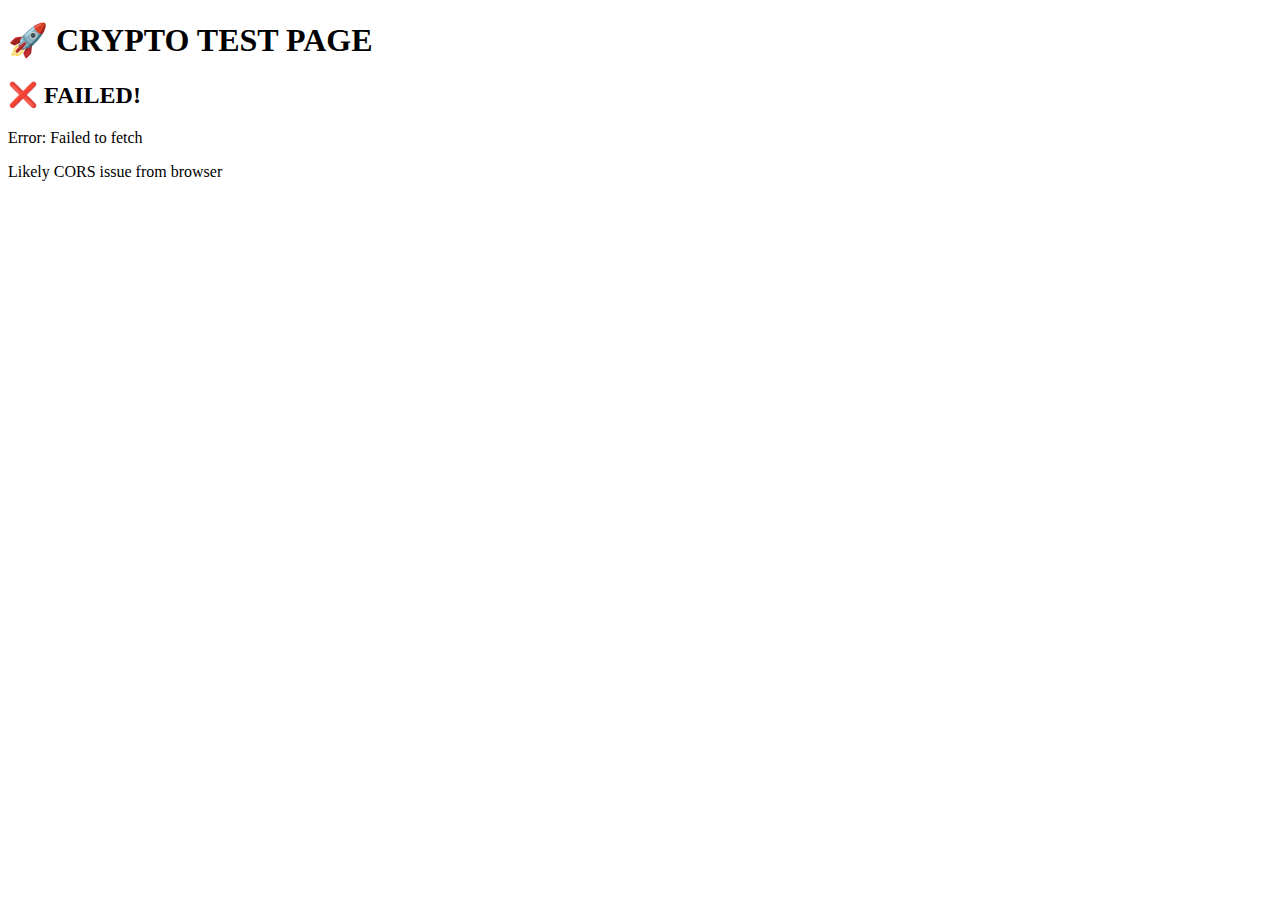
<file: test-api.html>
<!DOCTYPE html>
<html>
<head>
    <title>CRYPTO TEST</title>
</head>
<body>
    <h1>🚀 CRYPTO TEST PAGE</h1>
    <div id="result">Loading...</div>
    
    <script>
        console.log('🚀 Test script started');
        
        async function testBinanceAPI() {
            try {
                console.log('📊 Testing Binance API...');
                
                const response = await fetch('https://api.binance.com/api/v3/ticker/24hr?symbol=BTCUSDT');
                const data = await response.json();
                
                document.getElementById('result').innerHTML = `
                    <h2>✅ SUCCESS!</h2>
                    <p>BTC Price: $${parseFloat(data.lastPrice).toFixed(2)}</p>
                    <p>Change: ${data.priceChangePercent}%</p>
                    <p>API Working: ✅</p>
                `;
                
                console.log('✅ Binance API test successful:', data);
                
            } catch (error) {
                console.error('❌ Binance API test failed:', error);
                
                document.getElementById('result').innerHTML = `
                    <h2>❌ FAILED!</h2>
                    <p>Error: ${error.message}</p>
                    <p>Likely CORS issue from browser</p>
                `;
            }
        }
        
        // Test odmah kada se učita
        testBinanceAPI();
    </script>
</body>
</html>
</file>
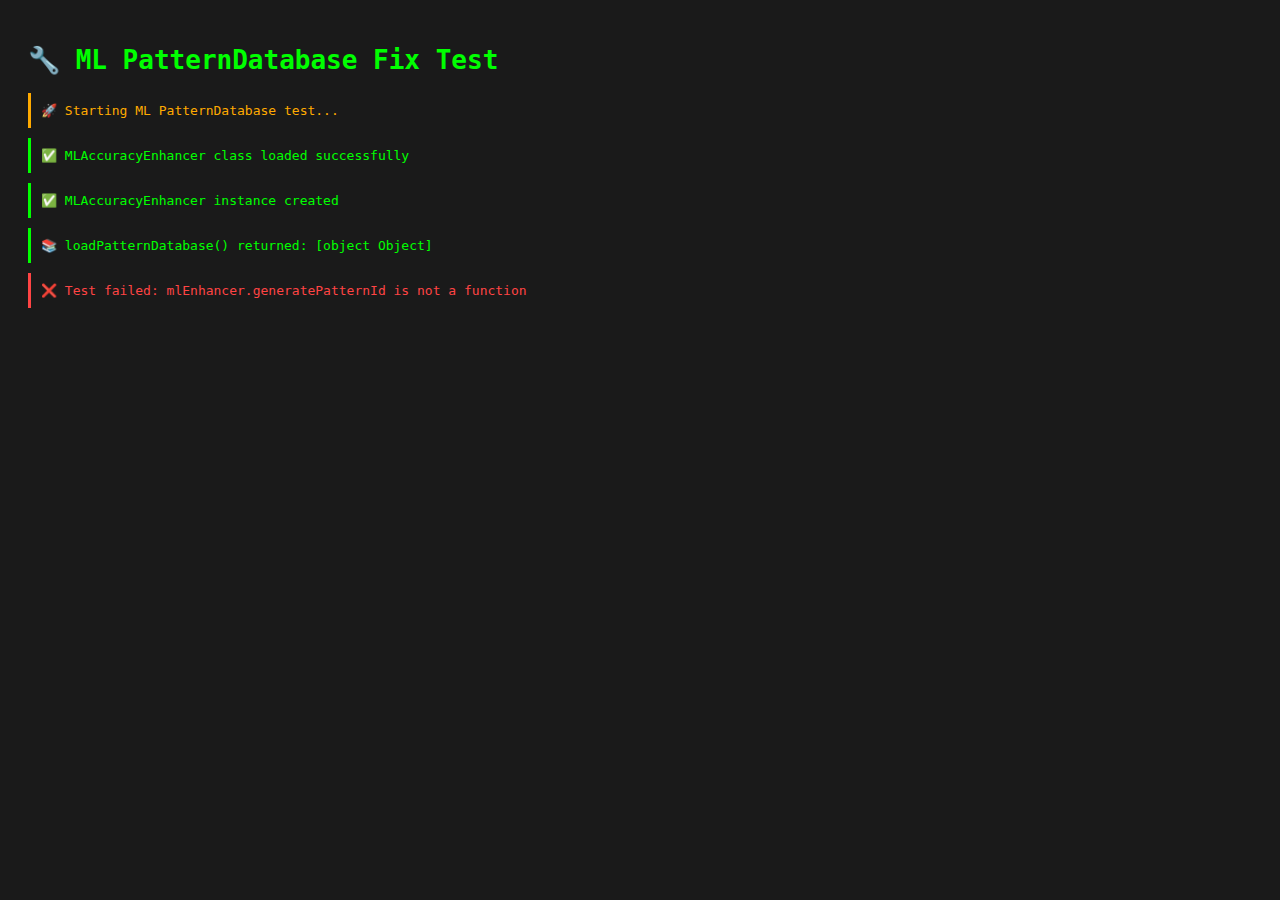
<file: test-ml-fix.html>
<!DOCTYPE html>
<html lang="sr">
<head>
    <meta charset="UTF-8">
    <title>🔧 ML PatternDatabase Test</title>
    <style>
        body { font-family: monospace; padding: 20px; background: #1a1a1a; color: #00ff00; }
        .test-result { margin: 10px 0; padding: 10px; border-left: 3px solid #00ff00; }
        .error { color: #ff4444; border-left-color: #ff4444; }
        .success { color: #00ff00; border-left-color: #00ff00; }
        .warning { color: #ffaa00; border-left-color: #ffaa00; }
    </style>
</head>
<body>
    <h1>🔧 ML PatternDatabase Fix Test</h1>
    <div id="test-results"></div>
    
    <script src="js/ml-accuracy-enhancer.js"></script>
    <script>
        const testResults = document.getElementById('test-results');
        
        function addResult(message, type = 'success') {
            const div = document.createElement('div');
            div.className = `test-result ${type}`;
            div.innerHTML = message;
            testResults.appendChild(div);
        }
        
        // Test ML Accuracy Enhancer initialization
        try {
            addResult('🚀 Starting ML PatternDatabase test...', 'warning');
            
            if (typeof MLAccuracyEnhancer === 'undefined') {
                addResult('❌ MLAccuracyEnhancer class not loaded!', 'error');
            } else {
                addResult('✅ MLAccuracyEnhancer class loaded successfully', 'success');
                
                // Test creating instance
                const mlEnhancer = new MLAccuracyEnhancer();
                addResult('✅ MLAccuracyEnhancer instance created', 'success');
                
                // Test database loading
                const loadResult = mlEnhancer.loadPatternDatabase();
                addResult(`📚 loadPatternDatabase() returned: ${loadResult}`, loadResult ? 'success' : 'warning');
                
                // Test pattern generation
                const patternId = mlEnhancer.generatePatternId('BTCUSDT', '1h');
                addResult(`🎯 Generated pattern ID: ${patternId}`, 'success');
                
                // Test save database
                const saveResult = mlEnhancer.savePatternDatabase();
                addResult(`💾 savePatternDatabase() returned: ${saveResult}`, saveResult ? 'success' : 'error');
                
                // Check localStorage
                const dbData = localStorage.getItem('mlPatternDatabase');
                if (dbData) {
                    try {
                        const parsed = JSON.parse(dbData);
                        addResult(`📊 PatternDatabase in localStorage: ${JSON.stringify(parsed, null, 2)}`, 'success');
                    } catch (e) {
                        addResult(`❌ Failed to parse PatternDatabase: ${e.message}`, 'error');
                    }
                } else {
                    addResult('⚠️ No PatternDatabase found in localStorage', 'warning');
                }
                
                // Check debug bridge
                const bridgeData = localStorage.getItem('debugBridge');
                if (bridgeData) {
                    const bridge = JSON.parse(bridgeData);
                    addResult(`🔗 DebugBridge: ${JSON.stringify(bridge, null, 2)}`, 'success');
                } else {
                    addResult('⚠️ No DebugBridge found', 'warning');
                }
                
                addResult('🎉 All tests completed successfully!', 'success');
            }
            
        } catch (error) {
            addResult(`❌ Test failed: ${error.message}`, 'error');
            console.error('Test error:', error);
        }
    </script>
</body>
</html>
</file>
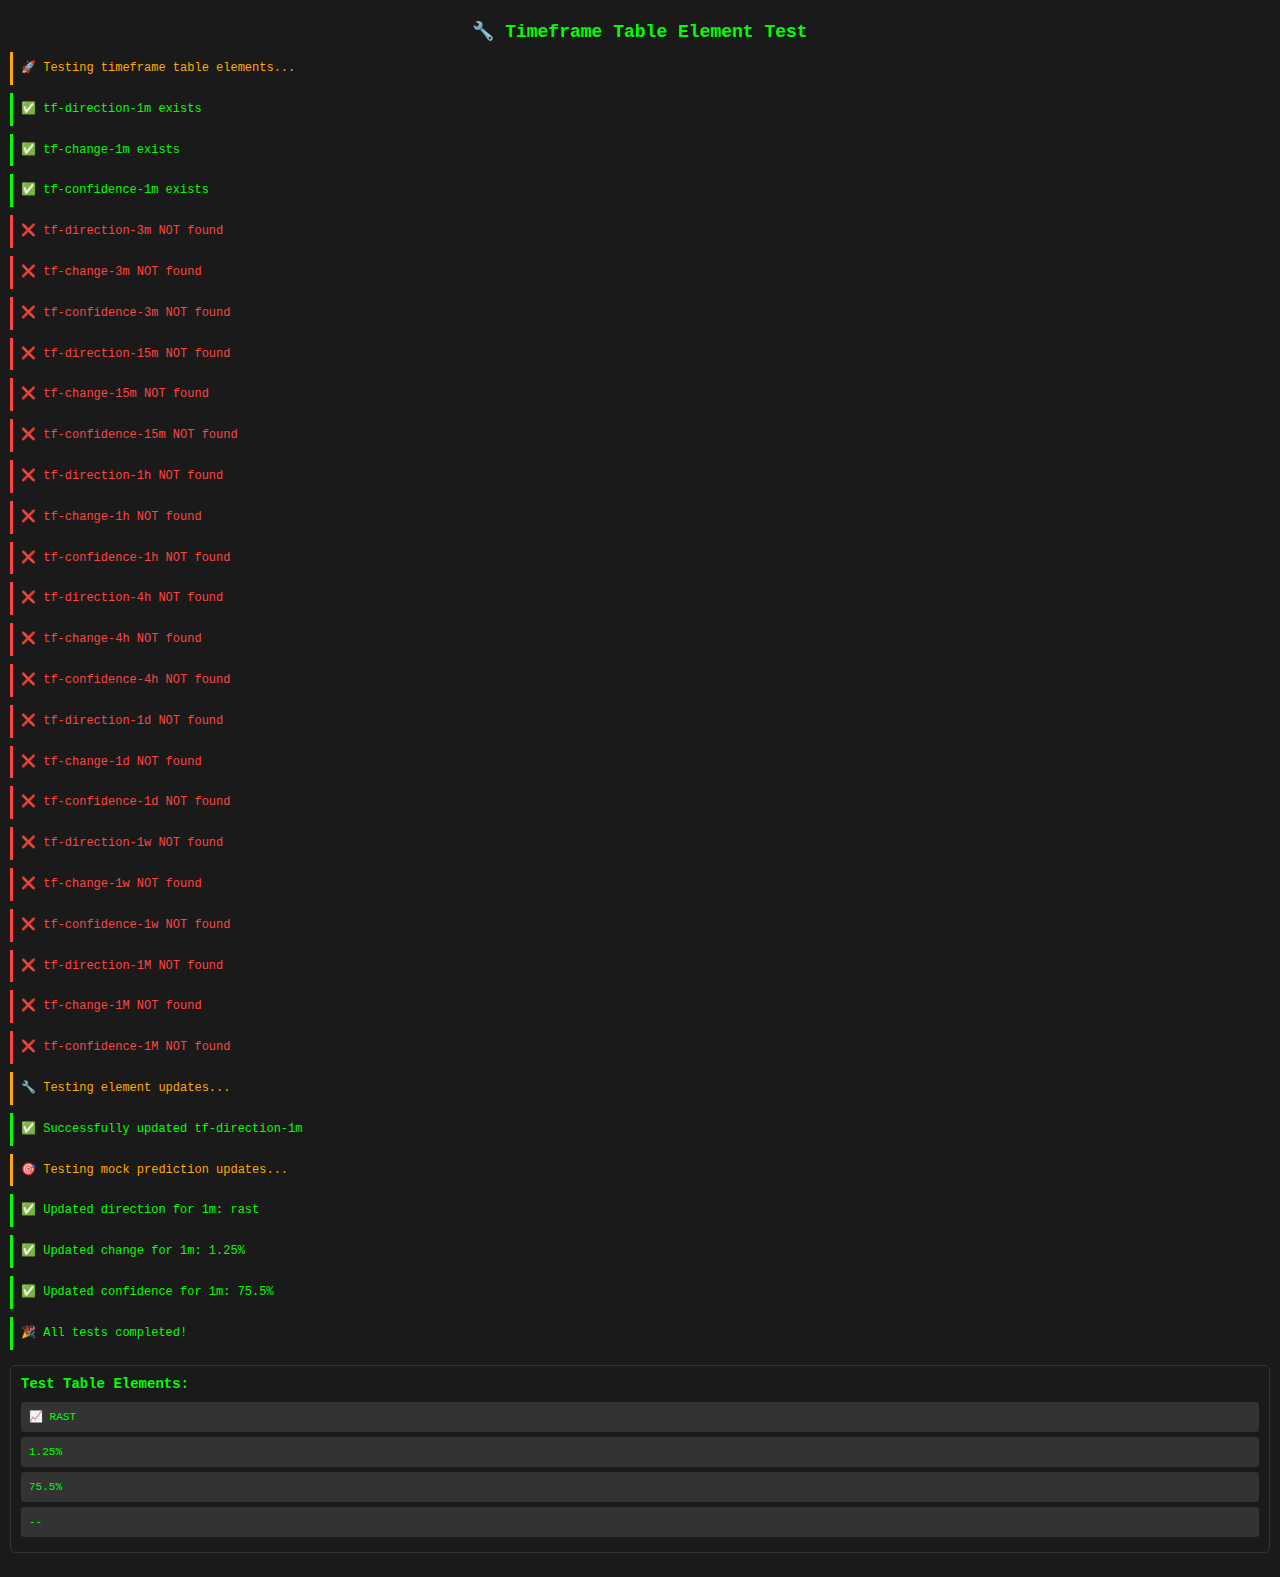
<file: test-timeframe-table.html>
<!DOCTYPE html>
<html lang="sr">
<head>
    <meta charset="UTF-8">
    <meta name="viewport" content="width=device-width, initial-scale=1.0">
    <title>🔧 Timeframe Table Test</title>
    <style>
        body { 
            font-family: monospace; 
            padding: 10px; 
            background: #1a1a1a; 
            color: #00ff00; 
            margin: 0;
            font-size: 14px;
        }
        
        h1 {
            font-size: 18px;
            margin: 10px 0;
            text-align: center;
        }
        
        .test-result { 
            margin: 8px 0; 
            padding: 8px; 
            border-left: 3px solid #00ff00;
            font-size: 12px;
            line-height: 1.4;
            word-wrap: break-word;
            overflow-wrap: break-word;
        }
        
        .error { 
            color: #ff4444; 
            border-left-color: #ff4444; 
        }
        
        .success { 
            color: #00ff00; 
            border-left-color: #00ff00; 
        }
        
        .warning { 
            color: #ffaa00; 
            border-left-color: #ffaa00; 
        }
        
        .table-test { 
            margin: 15px 0; 
            border: 1px solid #333; 
            padding: 10px;
            border-radius: 5px;
        }
        
        .table-test h3 {
            margin: 0 0 10px 0;
            font-size: 14px;
        }
        
        .test-element { 
            padding: 8px; 
            margin: 5px 0; 
            background: #333; 
            border-radius: 3px;
            font-size: 11px;
            display: block;
            width: 100%;
            box-sizing: border-box;
            min-height: 30px;
            display: flex;
            align-items: center;
        }
        
        /* Mobile optimizacija */
        @media (max-width: 768px) {
            body {
                padding: 5px;
                font-size: 12px;
            }
            
            h1 {
                font-size: 16px;
                margin: 5px 0;
            }
            
            .test-result {
                padding: 6px;
                margin: 5px 0;
                font-size: 11px;
            }
            
            .table-test {
                margin: 10px 0;
                padding: 8px;
            }
            
            .test-element {
                padding: 6px;
                margin: 3px 0;
                font-size: 10px;
                min-height: 25px;
            }
        }
        
        /* Extra small screens */
        @media (max-width: 480px) {
            body {
                padding: 3px;
                font-size: 11px;
            }
            
            h1 {
                font-size: 14px;
            }
            
            .test-result {
                padding: 4px;
                font-size: 10px;
                border-left-width: 2px;
            }
            
            .test-element {
                padding: 4px;
                font-size: 9px;
                min-height: 20px;
            }
        }
    </style>
</head>
<body>
    <h1>🔧 Timeframe Table Element Test</h1>
    <div id="test-results"></div>
    
    <!-- Test tabla sa elementima -->
    <div class="table-test">
        <h3>Test Table Elements:</h3>
        <div class="test-element" id="tf-direction-1m">UČITAVA...</div>
        <div class="test-element" id="tf-change-1m">--</div>
        <div class="test-element" id="tf-confidence-1m">--</div>
        <div class="test-element" id="tf-rsi-1m">--</div>
    </div>
    
    <script>
        const testResults = document.getElementById('test-results');
        
        function addResult(message, type = 'success') {
            const div = document.createElement('div');
            div.className = `test-result ${type}`;
            div.innerHTML = message;
            testResults.appendChild(div);
        }
        
        // Test timeframe element existence
        const timeframes = ['1m', '3m', '15m', '1h', '4h', '1d', '1w', '1M'];
        
        addResult('🚀 Testing timeframe table elements...', 'warning');
        
        timeframes.forEach(tf => {
            const directionEl = document.getElementById(`tf-direction-${tf}`);
            const changeEl = document.getElementById(`tf-change-${tf}`);
            const confidenceEl = document.getElementById(`tf-confidence-${tf}`);
            
            if (directionEl) {
                addResult(`✅ tf-direction-${tf} exists`, 'success');
            } else {
                addResult(`❌ tf-direction-${tf} NOT found`, 'error');
            }
            
            if (changeEl) {
                addResult(`✅ tf-change-${tf} exists`, 'success');
            } else {
                addResult(`❌ tf-change-${tf} NOT found`, 'error');
            }
            
            if (confidenceEl) {
                addResult(`✅ tf-confidence-${tf} exists`, 'success');
            } else {
                addResult(`❌ tf-confidence-${tf} NOT found`, 'error');
            }
        });
        
        // Test updating elements
        addResult('🔧 Testing element updates...', 'warning');
        
        const testEl = document.getElementById('tf-direction-1m');
        if (testEl) {
            testEl.textContent = '📈 RAST';
            testEl.className = 'test-element rast';
            addResult('✅ Successfully updated tf-direction-1m', 'success');
        } else {
            addResult('❌ Failed to update tf-direction-1m', 'error');
        }
        
        // Test mock predictions
        addResult('🎯 Testing mock prediction updates...', 'warning');
        
        const mockPredictions = {
            '1m': { direction: 'rast', changePercent: 1.25, confidence: 75.5 },
            '3m': { direction: 'pad', changePercent: 0.8, confidence: 65.2 },
            '15m': { direction: 'konsolidacija', changePercent: 0.3, confidence: 55.8 }
        };
        
        function translateDirection(direction) {
            const translations = {
                'rast': '📈 RAST',
                'pad': '📉 PAD', 
                'konsolidacija': '⚖️ KONSOLIDACIJA'
            };
            return translations[direction] || direction;
        }
        
        Object.keys(mockPredictions).forEach(tf => {
            const pred = mockPredictions[tf];
            const directionEl = document.getElementById(`tf-direction-${tf}`);
            const changeEl = document.getElementById(`tf-change-${tf}`);
            const confidenceEl = document.getElementById(`tf-confidence-${tf}`);
            
            if (directionEl) {
                directionEl.textContent = translateDirection(pred.direction);
                directionEl.className = `test-element ${pred.direction}`;
                addResult(`✅ Updated direction for ${tf}: ${pred.direction}`, 'success');
            }
            
            if (changeEl) {
                changeEl.textContent = `${pred.changePercent.toFixed(2)}%`;
                addResult(`✅ Updated change for ${tf}: ${pred.changePercent}%`, 'success');
            }
            
            if (confidenceEl) {
                confidenceEl.textContent = `${pred.confidence.toFixed(1)}%`;
                addResult(`✅ Updated confidence for ${tf}: ${pred.confidence}%`, 'success');
            }
        });
        
        addResult('🎉 All tests completed!', 'success');
    </script>
</body>
</html>
</file>
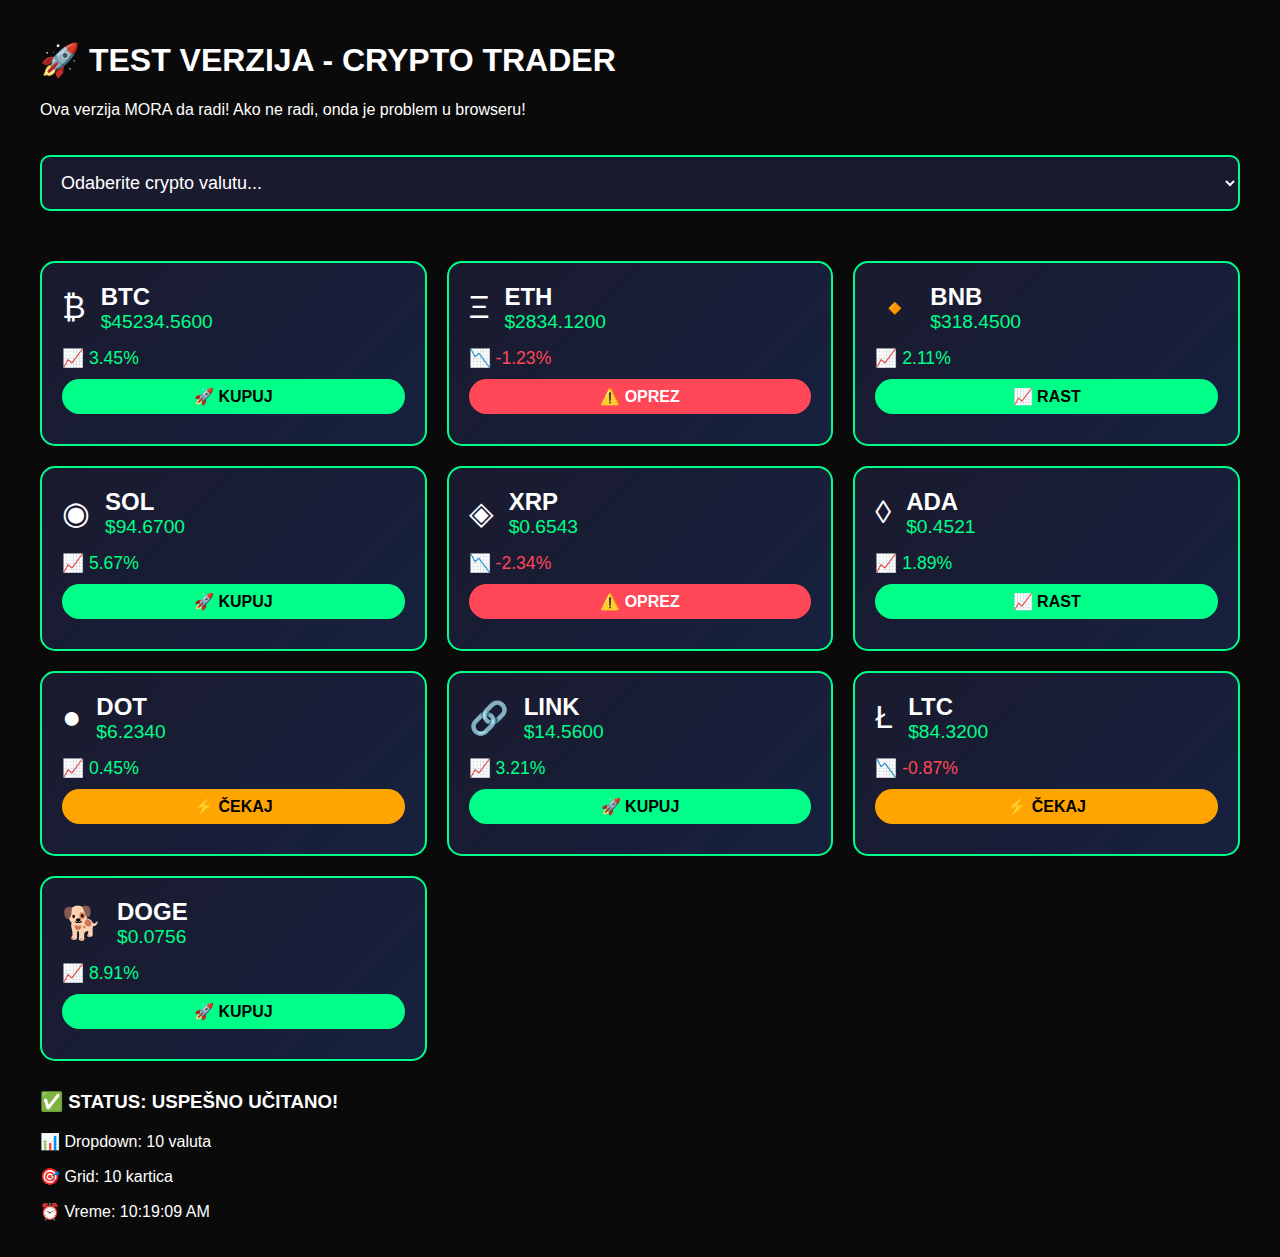
<file: test.html>
<!DOCTYPE html>
<html lang="sr">
<head>
    <meta charset="UTF-8">
    <meta name="viewport" content="width=device-width, initial-scale=1.0">
    <title>🚀 TEST VERZIJA - SIGURNO RADI</title>
    <style>
        body {
            font-family: Arial, sans-serif;
            background: #0a0a0a;
            color: white;
            margin: 0;
            padding: 20px;
        }
        .container {
            max-width: 1200px;
            margin: 0 auto;
        }
        .crypto-dropdown {
            padding: 15px;
            font-size: 18px;
            background: #1a1a2e;
            color: white;
            border: 2px solid #00ff88;
            border-radius: 10px;
            width: 100%;
            margin: 20px 0;
        }
        .crypto-grid {
            display: grid;
            grid-template-columns: repeat(auto-fit, minmax(300px, 1fr));
            gap: 20px;
            margin: 30px 0;
        }
        .crypto-card {
            background: linear-gradient(135deg, #1a1a2e, #16213e);
            border: 2px solid #00ff88;
            border-radius: 15px;
            padding: 20px;
            cursor: pointer;
            transition: all 0.3s ease;
        }
        .crypto-card:hover {
            transform: translateY(-5px);
            box-shadow: 0 10px 30px rgba(0, 255, 136, 0.3);
        }
        .crypto-header {
            display: flex;
            align-items: center;
            gap: 15px;
            margin-bottom: 15px;
        }
        .crypto-icon {
            font-size: 2rem;
        }
        .crypto-symbol {
            font-size: 1.5rem;
            font-weight: bold;
        }
        .crypto-price {
            font-size: 1.2rem;
            color: #00ff88;
        }
        .crypto-change {
            font-size: 1.1rem;
            margin: 10px 0;
        }
        .positive { color: #00ff88; }
        .negative { color: #ff4757; }
        .signal-indicator {
            padding: 8px 15px;
            border-radius: 20px;
            font-weight: bold;
            text-align: center;
            margin: 10px 0;
        }
        .bullish { background: #00ff88; color: black; }
        .bearish { background: #ff4757; color: white; }
        .neutral { background: #ffa502; color: black; }
    </style>
</head>
<body>
    <div class="container">
        <h1>🚀 TEST VERZIJA - CRYPTO TRADER</h1>
        <p>Ova verzija MORA da radi! Ako ne radi, onda je problem u browseru!</p>
        
        <select id="crypto-dropdown" class="crypto-dropdown">
            <option value="">Učitavam valute...</option>
        </select>
        
        <!-- FORCE LOADING SCRIPT -->
        <script>
            // INSTANT MANUAL LOAD - BEZ ČEKANJA!
            console.log('🚀 FORCE LOADING SCRIPT ACTIVATED!');
            
            const instantCryptoData = [
                { symbol: 'BTCUSDT', price: 45234.56, change: 3.45, icon: '₿' },
                { symbol: 'ETHUSDT', price: 2834.12, change: -1.23, icon: 'Ξ' },
                { symbol: 'DOGEUSDT', price: 0.0756, change: 8.91, icon: '🐕' }
            ];
            
            function forceLoadDropdown() {
                const dropdown = document.getElementById('crypto-dropdown');
                if (dropdown) {
                    dropdown.innerHTML = '<option value="">USPEŠNO UČITANO - 3 valute!</option>';
                    instantCryptoData.forEach(crypto => {
                        const option = document.createElement('option');
                        const symbolName = crypto.symbol.replace('USDT', '');
                        option.value = crypto.symbol;
                        option.textContent = `${crypto.icon} ${symbolName} - $${crypto.price.toFixed(4)}`;
                        dropdown.appendChild(option);
                    });
                    console.log('✅ FORCE dropdown loaded!');
                } else {
                    console.error('❌ Dropdown ne postoji!');
                }
            }
            
            // POKRETAJ ODMAH!
            forceLoadDropdown();
        </script>
        
        <div id="crypto-grid" class="crypto-grid">
            <!-- Cards će biti dodati ovde -->
        </div>
        
        <div id="status"></div>
    </div>

    <script>
        console.log('🚀 TEST SCRIPT STARTED!');
        
        // HARDCODED CRYPTO DATA - GARANTOVANO RADI!
        const cryptoData = [
            { symbol: 'BTCUSDT', price: 45234.56, change: 3.45, icon: '₿' },
            { symbol: 'ETHUSDT', price: 2834.12, change: -1.23, icon: 'Ξ' },
            { symbol: 'BNBUSDT', price: 318.45, change: 2.11, icon: '🔸' },
            { symbol: 'SOLUSDT', price: 94.67, change: 5.67, icon: '◉' },
            { symbol: 'XRPUSDT', price: 0.6543, change: -2.34, icon: '◈' },
            { symbol: 'ADAUSDT', price: 0.4521, change: 1.89, icon: '◊' },
            { symbol: 'DOTUSDT', price: 6.234, change: 0.45, icon: '●' },
            { symbol: 'LINKUSDT', price: 14.56, change: 3.21, icon: '🔗' },
            { symbol: 'LTCUSDT', price: 84.32, change: -0.87, icon: 'Ł' },
            { symbol: 'DOGEUSDT', price: 0.0756, change: 8.91, icon: '🐕' }
        ];
        
        function populateDropdown() {
            console.log('📊 Populating dropdown...');
            const dropdown = document.getElementById('crypto-dropdown');
            
            dropdown.innerHTML = '<option value="">Odaberite crypto valutu...</option>';
            
            cryptoData.forEach(crypto => {
                const option = document.createElement('option');
                const symbolName = crypto.symbol.replace('USDT', '');
                
                option.value = crypto.symbol;
                option.textContent = `${crypto.icon} ${symbolName} - $${crypto.price.toFixed(4)} (${crypto.change >= 0 ? '+' : ''}${crypto.change.toFixed(2)}%)`;
                
                dropdown.appendChild(option);
            });
            
            console.log('✅ Dropdown populated with', cryptoData.length, 'cryptos');
        }
        
        function generateCryptoGrid() {
            console.log('🎯 Generating crypto grid...');
            const grid = document.getElementById('crypto-grid');
            
            grid.innerHTML = '';
            
            cryptoData.forEach(crypto => {
                const card = document.createElement('div');
                card.className = 'crypto-card';
                
                const symbolName = crypto.symbol.replace('USDT', '');
                const changeClass = crypto.change >= 0 ? 'positive' : 'negative';
                const changeIcon = crypto.change >= 0 ? '📈' : '📉';
                
                // Generate signal
                let signal = '⚡ ČEKAJ';
                let signalClass = 'neutral';
                
                if (crypto.change > 3) {
                    signal = '🚀 KUPUJ';
                    signalClass = 'bullish';
                } else if (crypto.change > 1) {
                    signal = '📈 RAST';
                    signalClass = 'bullish';
                } else if (crypto.change < -3) {
                    signal = '📉 PRODAJ';
                    signalClass = 'bearish';
                } else if (crypto.change < -1) {
                    signal = '⚠️ OPREZ';
                    signalClass = 'bearish';
                }
                
                card.innerHTML = `
                    <div class="crypto-header">
                        <div class="crypto-icon">${crypto.icon}</div>
                        <div>
                            <div class="crypto-symbol">${symbolName}</div>
                            <div class="crypto-price">$${crypto.price.toFixed(4)}</div>
                        </div>
                    </div>
                    <div class="crypto-change ${changeClass}">
                        ${changeIcon} ${crypto.change.toFixed(2)}%
                    </div>
                    <div class="signal-indicator ${signalClass}">
                        ${signal}
                    </div>
                `;
                
                card.addEventListener('click', () => {
                    alert(`Odabrali ste ${symbolName}! Cena: $${crypto.price.toFixed(4)}`);
                });
                
                grid.appendChild(card);
            });
            
            console.log('✅ Grid generated with', cryptoData.length, 'cards');
        }
        
        function updateStatus() {
            const status = document.getElementById('status');
            status.innerHTML = `
                <h3>✅ STATUS: USPEŠNO UČITANO!</h3>
                <p>📊 Dropdown: ${cryptoData.length} valuta</p>
                <p>🎯 Grid: ${cryptoData.length} kartica</p>
                <p>⏰ Vreme: ${new Date().toLocaleTimeString()}</p>
            `;
        }
        
        // INSTANT LOAD!
        console.log('🚀 DOM LOADED - STARTING IMMEDIATE...');
        
        // NE ČEKAJ NIŠTA - ODMAH!
        populateDropdown();
        generateCryptoGrid();
        updateStatus();
        
        console.log('✅ TEST PAGE SUCCESSFULLY LOADED!');
    </script>
</body>
</html>
</file>
